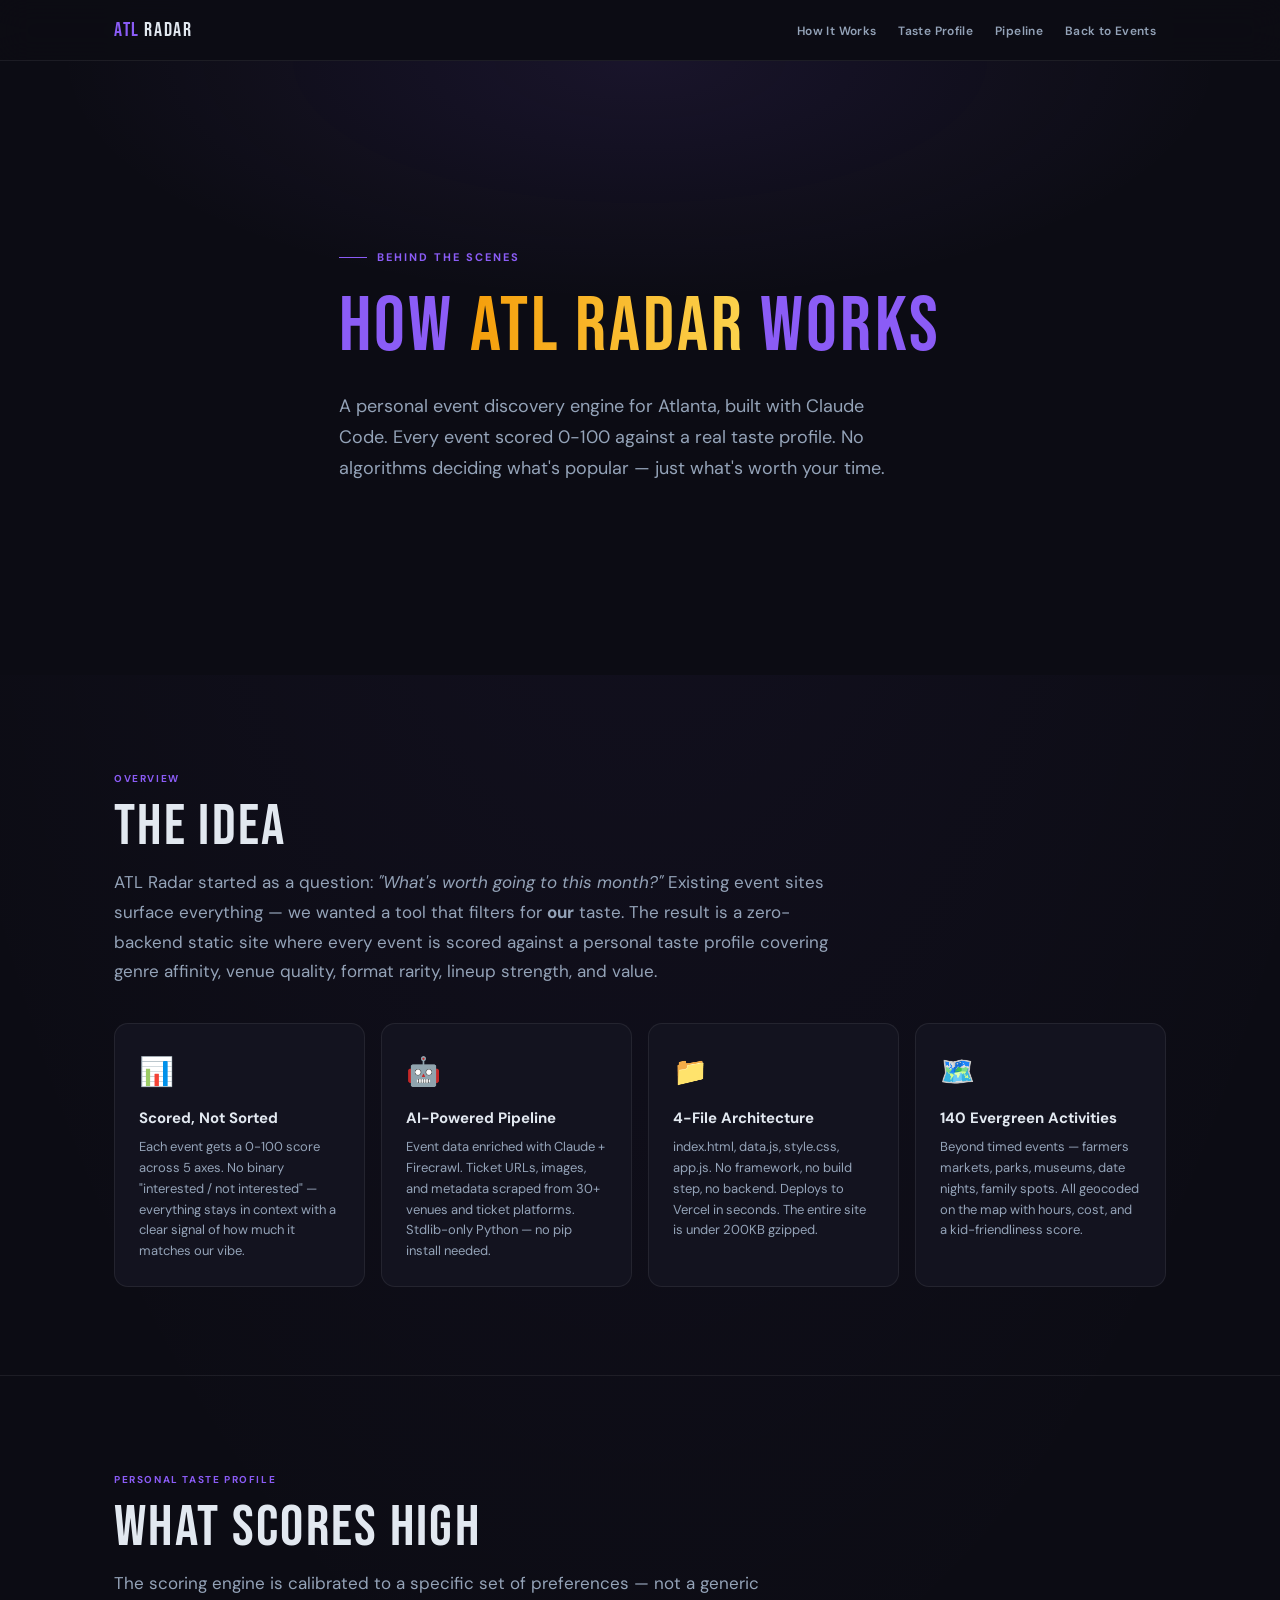
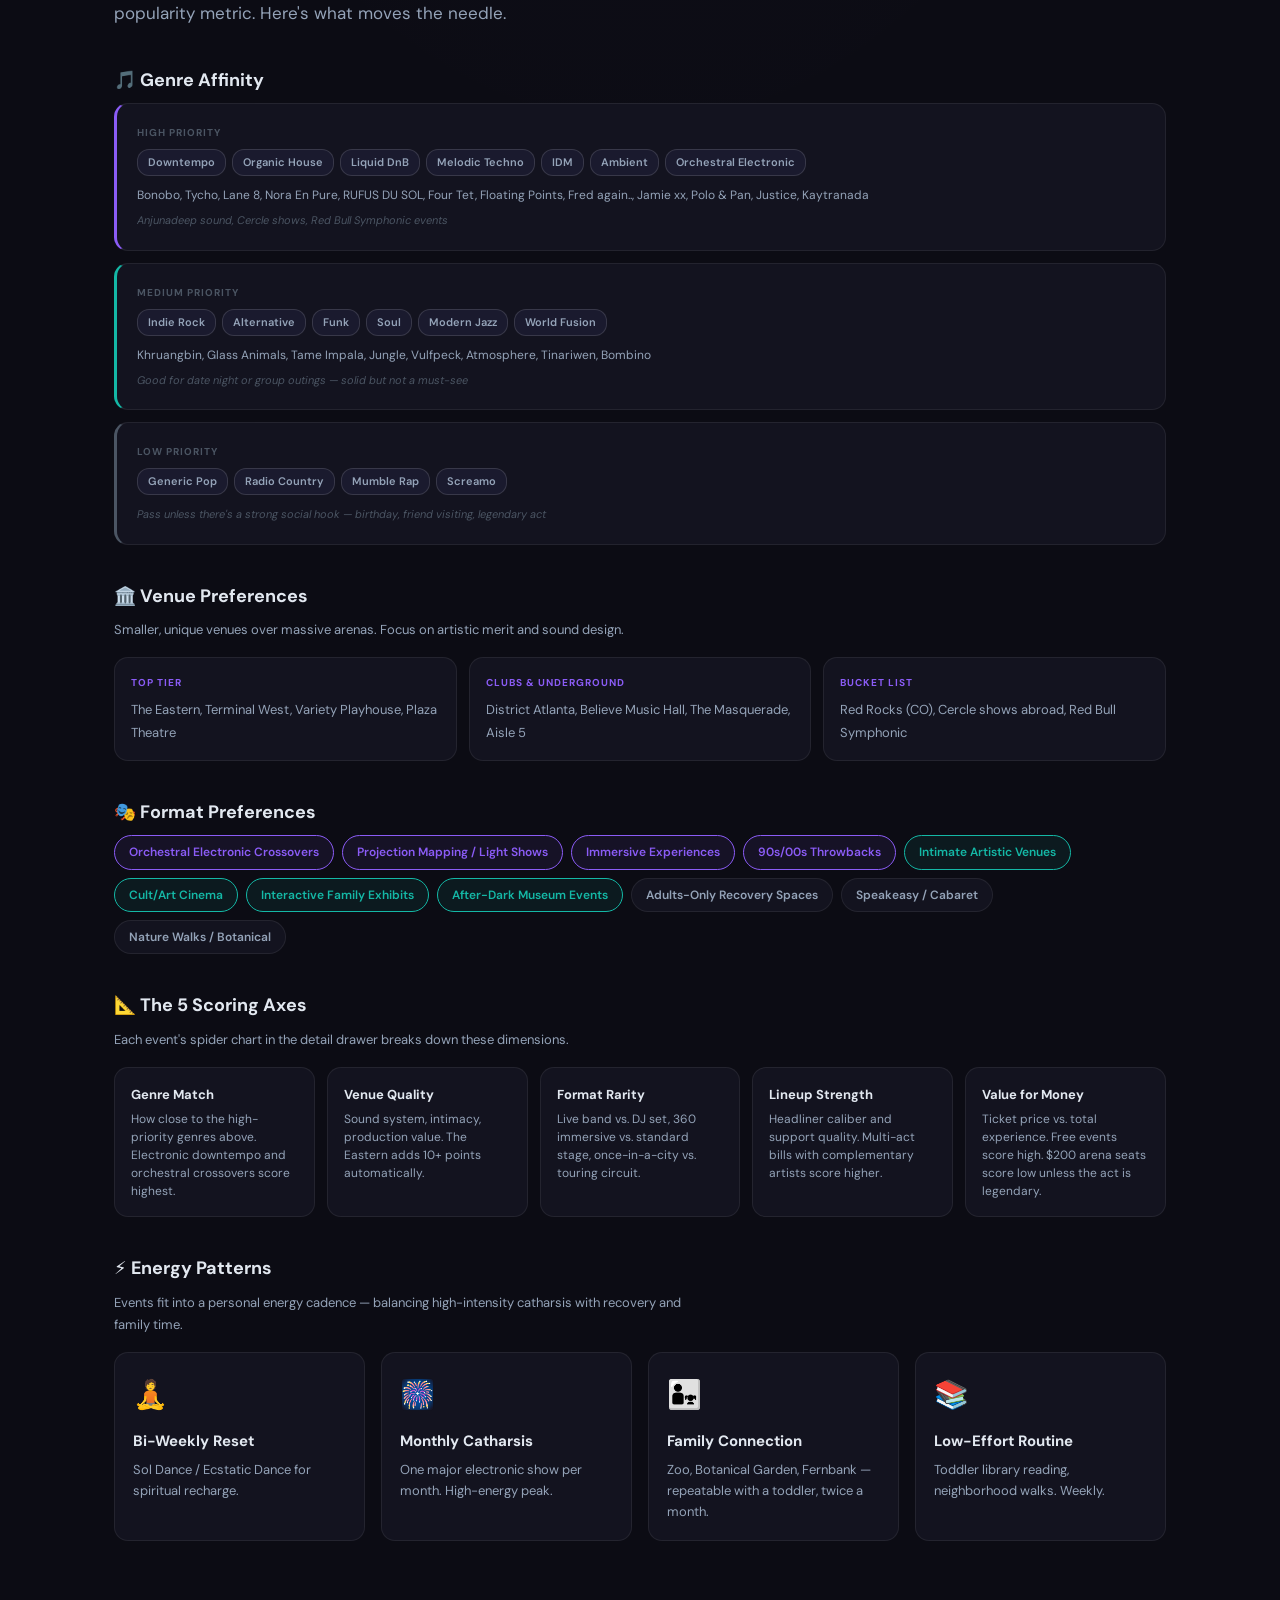
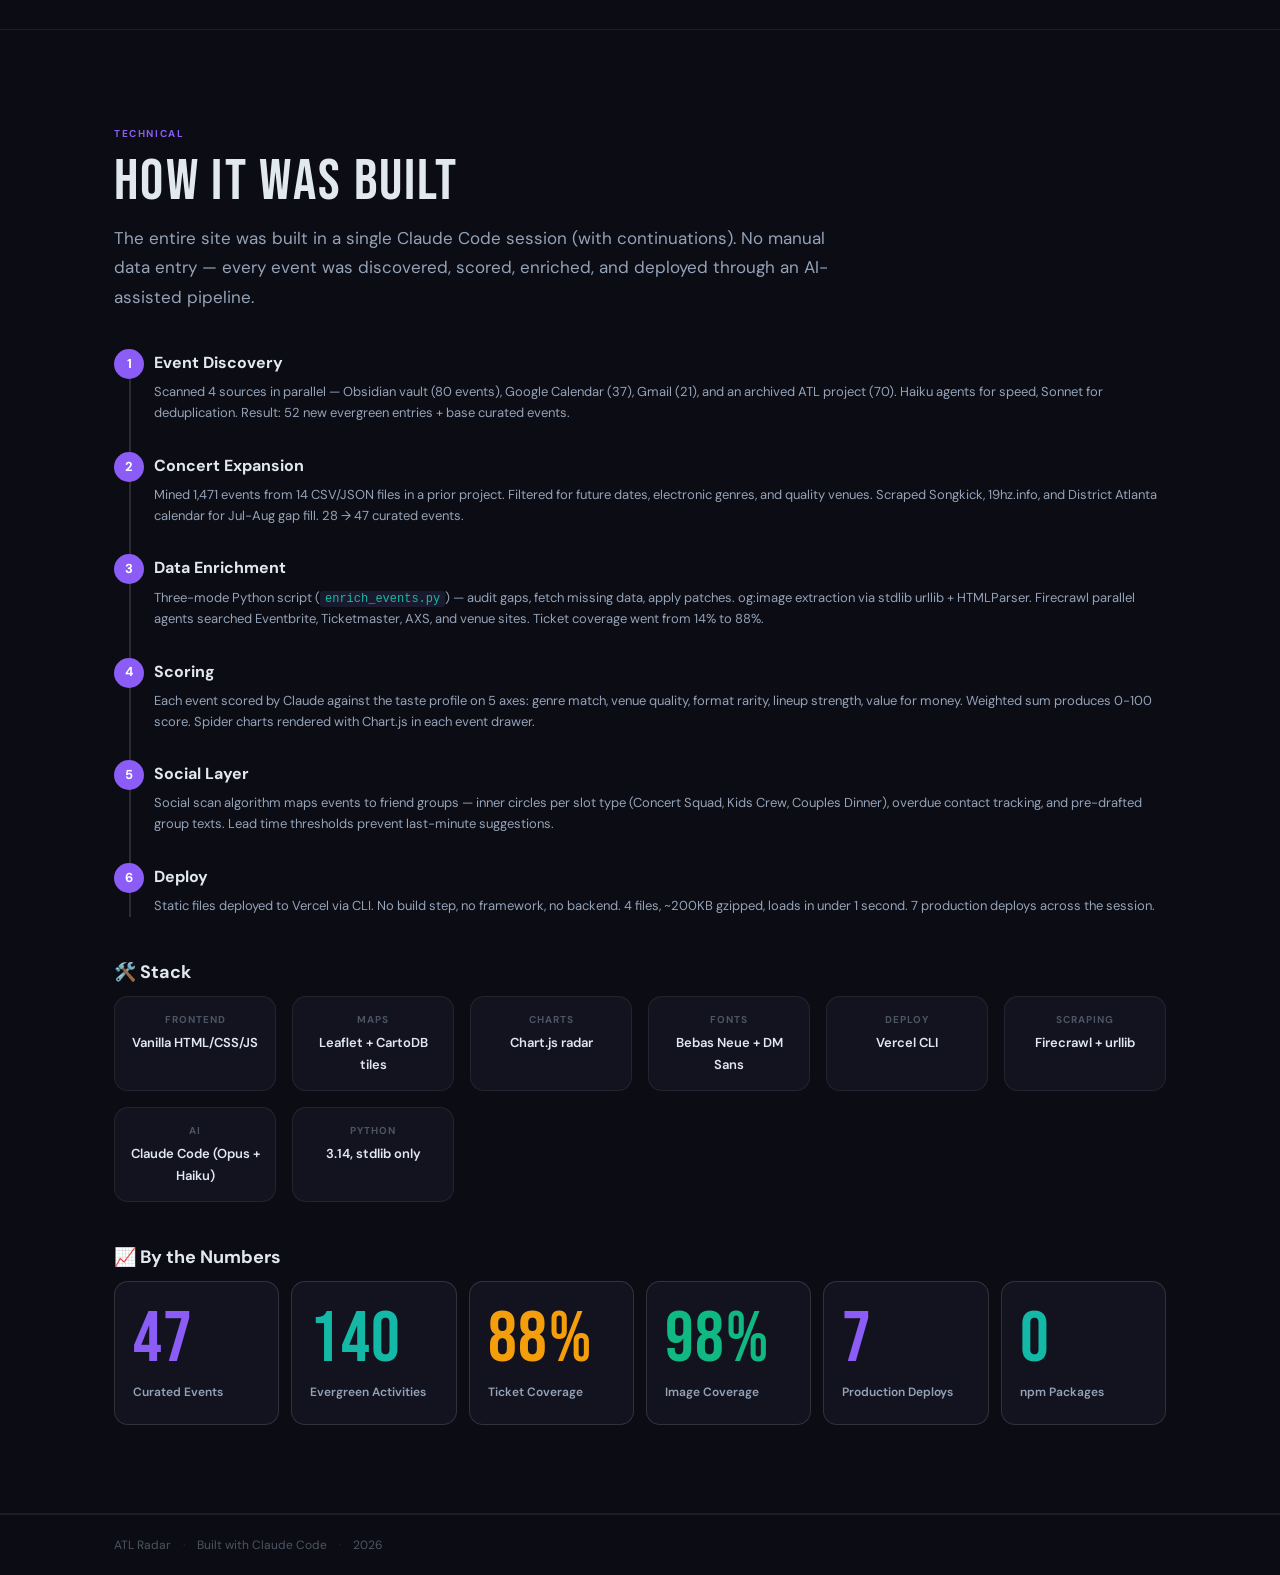
<file: about.html>
<!DOCTYPE html>
<html lang="en">
<head>
  <meta charset="UTF-8" />
  <meta name="viewport" content="width=device-width, initial-scale=1.0, viewport-fit=cover" />
  <meta name="theme-color" content="#0c0c14" />
  <meta name="description" content="How ATL Radar was built — taste profile, scoring system, and the AI pipeline behind it." />
  <title>ATL Radar — About</title>

  <link rel="preconnect" href="https://fonts.googleapis.com" />
  <link rel="preconnect" href="https://fonts.gstatic.com" crossorigin />
  <link href="https://fonts.googleapis.com/css2?family=Bebas+Neue&family=DM+Sans:opsz,wght@9..40,400;9..40,500;9..40,600;9..40,700&display=swap" rel="stylesheet" />
  <link rel="stylesheet" href="style.css" />
</head>
<body>

<div class="progress-bar" id="progress"></div>

<nav id="site-nav">
  <div class="nav-inner">
    <a href="/" class="nav-brand"><em>ATL</em> Radar</a>
    <ul class="nav-links">
      <li><a href="#how">How It Works</a></li>
      <li><a href="#taste">Taste Profile</a></li>
      <li><a href="#pipeline">Pipeline</a></li>
      <li><a href="/">Back to Events</a></li>
    </ul>
  </div>
</nav>

<!-- ── HERO ── -->
<section class="about-hero">
  <div class="container">
    <div class="hero-eyebrow">Behind the Scenes</div>
    <h1 class="hero-headline"><em>How</em> <span class="grad">ATL Radar</span> <em>Works</em></h1>
    <p class="hero-sub">
      A personal event discovery engine for Atlanta, built with Claude Code. Every event scored 0-100 against a real taste profile. No algorithms deciding what's popular — just what's worth your time.
    </p>
  </div>
</section>

<!-- ── HOW IT WORKS ── -->
<section id="how">
  <div class="container">
    <div class="section-label">Overview</div>
    <h2 class="section-title">The Idea</h2>
    <p class="section-body" style="max-width:720px">
      ATL Radar started as a question: <em>"What's worth going to this month?"</em> Existing event sites surface everything — we wanted a tool that filters for <strong>our</strong> taste. The result is a zero-backend static site where every event is scored against a personal taste profile covering genre affinity, venue quality, format rarity, lineup strength, and value.
    </p>

    <div class="about-grid" style="margin-top:32px">
      <div class="about-card">
        <div class="about-card-icon">📊</div>
        <h3>Scored, Not Sorted</h3>
        <p>Each event gets a 0-100 score across 5 axes. No binary "interested / not interested" — everything stays in context with a clear signal of how much it matches our vibe.</p>
      </div>
      <div class="about-card">
        <div class="about-card-icon">🤖</div>
        <h3>AI-Powered Pipeline</h3>
        <p>Event data enriched with Claude + Firecrawl. Ticket URLs, images, and metadata scraped from 30+ venues and ticket platforms. Stdlib-only Python — no pip install needed.</p>
      </div>
      <div class="about-card">
        <div class="about-card-icon">📁</div>
        <h3>4-File Architecture</h3>
        <p>index.html, data.js, style.css, app.js. No framework, no build step, no backend. Deploys to Vercel in seconds. The entire site is under 200KB gzipped.</p>
      </div>
      <div class="about-card">
        <div class="about-card-icon">🗺️</div>
        <h3>140 Evergreen Activities</h3>
        <p>Beyond timed events — farmers markets, parks, museums, date nights, family spots. All geocoded on the map with hours, cost, and a kid-friendliness score.</p>
      </div>
    </div>
  </div>
</section>

<hr class="section-divider" />

<!-- ── TASTE PROFILE ── -->
<section id="taste">
  <div class="container">
    <div class="section-label">Personal Taste Profile</div>
    <h2 class="section-title">What Scores High</h2>
    <p class="section-body" style="max-width:720px">
      The scoring engine is calibrated to a specific set of preferences — not a generic popularity metric. Here's what moves the needle.
    </p>

    <!-- Genre preferences -->
    <div class="about-section-block">
      <h3 class="about-block-title">🎵 Genre Affinity</h3>
      <div class="about-taste-grid">
        <div class="taste-tier taste-high">
          <div class="taste-tier-label">High Priority</div>
          <div class="taste-tier-genres">
            <span class="taste-genre">Downtempo</span>
            <span class="taste-genre">Organic House</span>
            <span class="taste-genre">Liquid DnB</span>
            <span class="taste-genre">Melodic Techno</span>
            <span class="taste-genre">IDM</span>
            <span class="taste-genre">Ambient</span>
            <span class="taste-genre">Orchestral Electronic</span>
          </div>
          <div class="taste-artists">Bonobo, Tycho, Lane 8, Nora En Pure, RUFUS DU SOL, Four Tet, Floating Points, Fred again.., Jamie xx, Polo & Pan, Justice, Kaytranada</div>
          <div class="taste-note">Anjunadeep sound, Cercle shows, Red Bull Symphonic events</div>
        </div>
        <div class="taste-tier taste-mid">
          <div class="taste-tier-label">Medium Priority</div>
          <div class="taste-tier-genres">
            <span class="taste-genre">Indie Rock</span>
            <span class="taste-genre">Alternative</span>
            <span class="taste-genre">Funk</span>
            <span class="taste-genre">Soul</span>
            <span class="taste-genre">Modern Jazz</span>
            <span class="taste-genre">World Fusion</span>
          </div>
          <div class="taste-artists">Khruangbin, Glass Animals, Tame Impala, Jungle, Vulfpeck, Atmosphere, Tinariwen, Bombino</div>
          <div class="taste-note">Good for date night or group outings — solid but not a must-see</div>
        </div>
        <div class="taste-tier taste-low">
          <div class="taste-tier-label">Low Priority</div>
          <div class="taste-tier-genres">
            <span class="taste-genre">Generic Pop</span>
            <span class="taste-genre">Radio Country</span>
            <span class="taste-genre">Mumble Rap</span>
            <span class="taste-genre">Screamo</span>
          </div>
          <div class="taste-note">Pass unless there's a strong social hook — birthday, friend visiting, legendary act</div>
        </div>
      </div>
    </div>

    <!-- Venue preferences -->
    <div class="about-section-block">
      <h3 class="about-block-title">🏛️ Venue Preferences</h3>
      <p class="about-block-sub">Smaller, unique venues over massive arenas. Focus on artistic merit and sound design.</p>
      <div class="about-taste-grid" style="grid-template-columns: repeat(auto-fit, minmax(200px, 1fr))">
        <div class="taste-venue-card">
          <div class="taste-venue-tier">Top Tier</div>
          <div class="taste-venue-list">The Eastern, Terminal West, Variety Playhouse, Plaza Theatre</div>
        </div>
        <div class="taste-venue-card">
          <div class="taste-venue-tier">Clubs & Underground</div>
          <div class="taste-venue-list">District Atlanta, Believe Music Hall, The Masquerade, Aisle 5</div>
        </div>
        <div class="taste-venue-card">
          <div class="taste-venue-tier">Bucket List</div>
          <div class="taste-venue-list">Red Rocks (CO), Cercle shows abroad, Red Bull Symphonic</div>
        </div>
      </div>
    </div>

    <!-- Format preferences -->
    <div class="about-section-block">
      <h3 class="about-block-title">🎭 Format Preferences</h3>
      <div class="about-format-tags">
        <span class="format-tag high">Orchestral Electronic Crossovers</span>
        <span class="format-tag high">Projection Mapping / Light Shows</span>
        <span class="format-tag high">Immersive Experiences</span>
        <span class="format-tag high">90s/00s Throwbacks</span>
        <span class="format-tag mid">Intimate Artistic Venues</span>
        <span class="format-tag mid">Cult/Art Cinema</span>
        <span class="format-tag mid">Interactive Family Exhibits</span>
        <span class="format-tag mid">After-Dark Museum Events</span>
        <span class="format-tag">Adults-Only Recovery Spaces</span>
        <span class="format-tag">Speakeasy / Cabaret</span>
        <span class="format-tag">Nature Walks / Botanical</span>
      </div>
    </div>

    <!-- Scoring axes -->
    <div class="about-section-block">
      <h3 class="about-block-title">📐 The 5 Scoring Axes</h3>
      <p class="about-block-sub">Each event's spider chart in the detail drawer breaks down these dimensions.</p>
      <div class="scoring-axes-grid">
        <div class="axis-card">
          <div class="axis-name">Genre Match</div>
          <div class="axis-desc">How close to the high-priority genres above. Electronic downtempo and orchestral crossovers score highest.</div>
        </div>
        <div class="axis-card">
          <div class="axis-name">Venue Quality</div>
          <div class="axis-desc">Sound system, intimacy, production value. The Eastern adds 10+ points automatically.</div>
        </div>
        <div class="axis-card">
          <div class="axis-name">Format Rarity</div>
          <div class="axis-desc">Live band vs. DJ set, 360 immersive vs. standard stage, once-in-a-city vs. touring circuit.</div>
        </div>
        <div class="axis-card">
          <div class="axis-name">Lineup Strength</div>
          <div class="axis-desc">Headliner caliber and support quality. Multi-act bills with complementary artists score higher.</div>
        </div>
        <div class="axis-card">
          <div class="axis-name">Value for Money</div>
          <div class="axis-desc">Ticket price vs. total experience. Free events score high. $200 arena seats score low unless the act is legendary.</div>
        </div>
      </div>
    </div>

    <!-- Energy patterns -->
    <div class="about-section-block">
      <h3 class="about-block-title">⚡ Energy Patterns</h3>
      <p class="about-block-sub">Events fit into a personal energy cadence — balancing high-intensity catharsis with recovery and family time.</p>
      <div class="about-grid">
        <div class="about-card compact">
          <div class="about-card-icon">🧘</div>
          <h3>Bi-Weekly Reset</h3>
          <p>Sol Dance / Ecstatic Dance for spiritual recharge.</p>
        </div>
        <div class="about-card compact">
          <div class="about-card-icon">🎆</div>
          <h3>Monthly Catharsis</h3>
          <p>One major electronic show per month. High-energy peak.</p>
        </div>
        <div class="about-card compact">
          <div class="about-card-icon">👨‍👧</div>
          <h3>Family Connection</h3>
          <p>Zoo, Botanical Garden, Fernbank — repeatable with a toddler, twice a month.</p>
        </div>
        <div class="about-card compact">
          <div class="about-card-icon">📚</div>
          <h3>Low-Effort Routine</h3>
          <p>Toddler library reading, neighborhood walks. Weekly.</p>
        </div>
      </div>
    </div>
  </div>
</section>

<hr class="section-divider" />

<!-- ── PIPELINE ── -->
<section id="pipeline">
  <div class="container">
    <div class="section-label">Technical</div>
    <h2 class="section-title">How It Was Built</h2>
    <p class="section-body" style="max-width:720px">
      The entire site was built in a single Claude Code session (with continuations). No manual data entry — every event was discovered, scored, enriched, and deployed through an AI-assisted pipeline.
    </p>

    <div class="pipeline-timeline">
      <div class="pipeline-step">
        <div class="pipeline-step-num">1</div>
        <div class="pipeline-step-content">
          <h3>Event Discovery</h3>
          <p>Scanned 4 sources in parallel — Obsidian vault (80 events), Google Calendar (37), Gmail (21), and an archived ATL project (70). Haiku agents for speed, Sonnet for deduplication. Result: 52 new evergreen entries + base curated events.</p>
        </div>
      </div>
      <div class="pipeline-step">
        <div class="pipeline-step-num">2</div>
        <div class="pipeline-step-content">
          <h3>Concert Expansion</h3>
          <p>Mined 1,471 events from 14 CSV/JSON files in a prior project. Filtered for future dates, electronic genres, and quality venues. Scraped Songkick, 19hz.info, and District Atlanta calendar for Jul-Aug gap fill. 28 → 47 curated events.</p>
        </div>
      </div>
      <div class="pipeline-step">
        <div class="pipeline-step-num">3</div>
        <div class="pipeline-step-content">
          <h3>Data Enrichment</h3>
          <p>Three-mode Python script (<code>enrich_events.py</code>) — audit gaps, fetch missing data, apply patches. og:image extraction via stdlib urllib + HTMLParser. Firecrawl parallel agents searched Eventbrite, Ticketmaster, AXS, and venue sites. Ticket coverage went from 14% to 88%.</p>
        </div>
      </div>
      <div class="pipeline-step">
        <div class="pipeline-step-num">4</div>
        <div class="pipeline-step-content">
          <h3>Scoring</h3>
          <p>Each event scored by Claude against the taste profile on 5 axes: genre match, venue quality, format rarity, lineup strength, value for money. Weighted sum produces 0-100 score. Spider charts rendered with Chart.js in each event drawer.</p>
        </div>
      </div>
      <div class="pipeline-step">
        <div class="pipeline-step-num">5</div>
        <div class="pipeline-step-content">
          <h3>Social Layer</h3>
          <p>Social scan algorithm maps events to friend groups — inner circles per slot type (Concert Squad, Kids Crew, Couples Dinner), overdue contact tracking, and pre-drafted group texts. Lead time thresholds prevent last-minute suggestions.</p>
        </div>
      </div>
      <div class="pipeline-step">
        <div class="pipeline-step-num">6</div>
        <div class="pipeline-step-content">
          <h3>Deploy</h3>
          <p>Static files deployed to Vercel via CLI. No build step, no framework, no backend. 4 files, ~200KB gzipped, loads in under 1 second. 7 production deploys across the session.</p>
        </div>
      </div>
    </div>

    <!-- Tech stack -->
    <div class="about-section-block" style="margin-top:40px">
      <h3 class="about-block-title">🛠️ Stack</h3>
      <div class="about-grid" style="grid-template-columns: repeat(auto-fit, minmax(160px, 1fr))">
        <div class="stack-item">
          <div class="stack-name">Frontend</div>
          <div class="stack-detail">Vanilla HTML/CSS/JS</div>
        </div>
        <div class="stack-item">
          <div class="stack-name">Maps</div>
          <div class="stack-detail">Leaflet + CartoDB tiles</div>
        </div>
        <div class="stack-item">
          <div class="stack-name">Charts</div>
          <div class="stack-detail">Chart.js radar</div>
        </div>
        <div class="stack-item">
          <div class="stack-name">Fonts</div>
          <div class="stack-detail">Bebas Neue + DM Sans</div>
        </div>
        <div class="stack-item">
          <div class="stack-name">Deploy</div>
          <div class="stack-detail">Vercel CLI</div>
        </div>
        <div class="stack-item">
          <div class="stack-name">Scraping</div>
          <div class="stack-detail">Firecrawl + urllib</div>
        </div>
        <div class="stack-item">
          <div class="stack-name">AI</div>
          <div class="stack-detail">Claude Code (Opus + Haiku)</div>
        </div>
        <div class="stack-item">
          <div class="stack-name">Python</div>
          <div class="stack-detail">3.14, stdlib only</div>
        </div>
      </div>
    </div>

    <!-- Stats -->
    <div class="about-section-block" style="margin-top:40px">
      <h3 class="about-block-title">📈 By the Numbers</h3>
      <div class="stat-grid" style="grid-template-columns: repeat(auto-fit, minmax(140px, 1fr))">
        <div class="stat-card">
          <div class="stat-number"><span class="c-purple">47</span></div>
          <div class="stat-label">Curated Events</div>
        </div>
        <div class="stat-card">
          <div class="stat-number"><span class="c-teal">140</span></div>
          <div class="stat-label">Evergreen Activities</div>
        </div>
        <div class="stat-card">
          <div class="stat-number"><span class="c-amber">88%</span></div>
          <div class="stat-label">Ticket Coverage</div>
        </div>
        <div class="stat-card">
          <div class="stat-number"><span class="c-green">98%</span></div>
          <div class="stat-label">Image Coverage</div>
        </div>
        <div class="stat-card">
          <div class="stat-number"><span class="c-purple">7</span></div>
          <div class="stat-label">Production Deploys</div>
        </div>
        <div class="stat-card">
          <div class="stat-number"><span class="c-teal">0</span></div>
          <div class="stat-label">npm Packages</div>
        </div>
      </div>
    </div>
  </div>
</section>

<hr class="section-divider" />

<!-- ── FOOTER ── -->
<footer>
  <div class="footer-inner">
    <span>ATL Radar</span>
    <span class="footer-sep">·</span>
    <span>Built with Claude Code</span>
    <span class="footer-sep">·</span>
    <span>2026</span>
  </div>
</footer>

<!-- ── BACK TO TOP ── -->
<button id="back-to-top" class="back-to-top" aria-label="Back to top">↑</button>

<script>
// Minimal JS for scroll progress + back-to-top
const bttBtn = document.getElementById('back-to-top');
if (bttBtn) bttBtn.addEventListener('click', () => window.scrollTo({top:0,behavior:'smooth'}));
window.addEventListener('scroll', () => {
  const pct = (window.scrollY / (document.documentElement.scrollHeight - window.innerHeight)) * 100;
  document.getElementById('progress').style.width = pct + '%';
  if (bttBtn) bttBtn.classList.toggle('visible', window.scrollY > window.innerHeight * 0.5);
  document.getElementById('site-nav')?.classList.toggle('scrolled', window.scrollY > 80);
}, { passive: true });
</script>
</body>
</html>
</file>
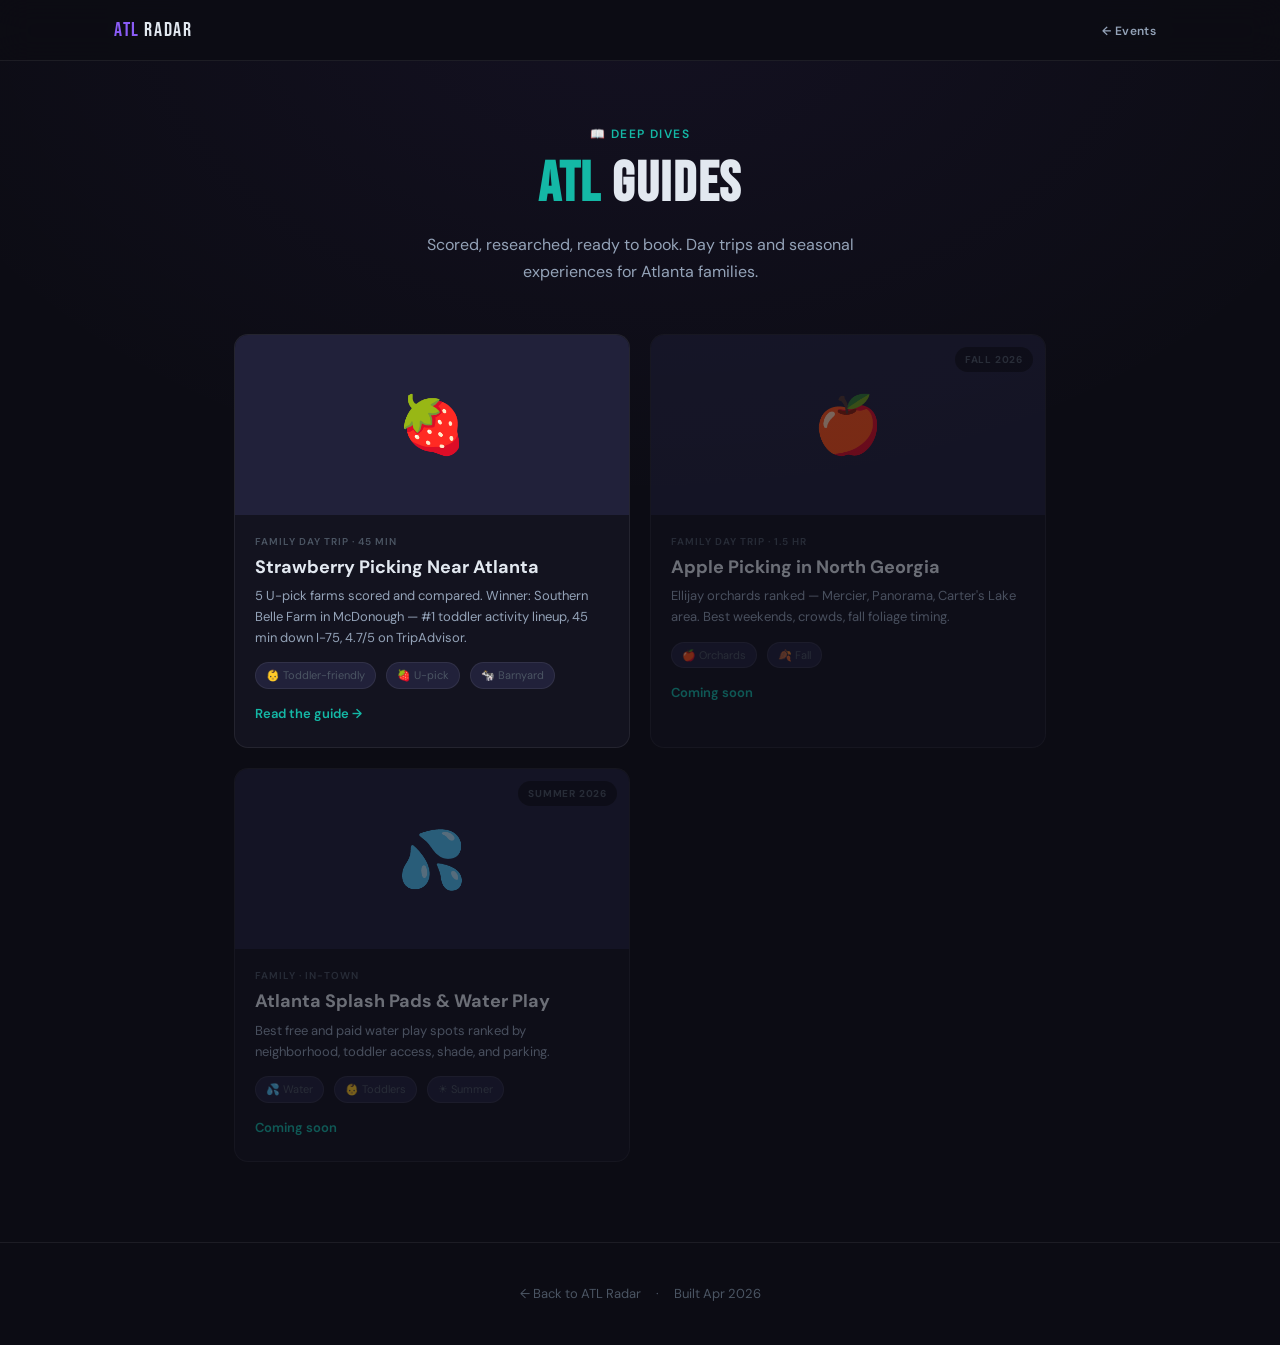
<file: guides.html>
<!DOCTYPE html>
<html lang="en">
<head>
  <meta charset="UTF-8" />
  <meta name="viewport" content="width=device-width, initial-scale=1.0, viewport-fit=cover" />
  <meta name="theme-color" content="#0c0c14" />
  <meta name="description" content="ATL Radar deep dives — scored guides for Atlanta day trips, experiences, and seasonal picks." />
  <title>ATL Radar — Guides</title>

  <link rel="preconnect" href="https://fonts.googleapis.com" />
  <link rel="preconnect" href="https://fonts.gstatic.com" crossorigin />
  <link href="https://fonts.googleapis.com/css2?family=Bebas+Neue&family=DM+Sans:opsz,wght@9..40,400;9..40,500;9..40,600;9..40,700&display=swap" rel="stylesheet" />
  <link rel="stylesheet" href="style.css" />

  <style>
    .guides-hero {
      padding: 64px 24px 48px;
      text-align: center;
      max-width: 800px;
      margin: 0 auto;
    }
    .guides-eyebrow {
      font-size: 12px; letter-spacing: .12em; text-transform: uppercase;
      color: var(--teal); margin-bottom: 12px; font-weight: 600;
    }
    .guides-headline {
      font-family: 'Bebas Neue', sans-serif;
      font-size: clamp(36px, 7vw, 56px);
      line-height: 1.05; letter-spacing: .03em; margin-bottom: 16px;
    }
    .guides-headline em { color: var(--teal); font-style: normal; }
    .guides-sub {
      color: var(--text-muted); font-size: 16px; max-width: 500px; margin: 0 auto;
    }

    .guides-grid {
      max-width: 860px;
      margin: 0 auto;
      padding: 0 24px 80px;
      display: grid;
      grid-template-columns: repeat(auto-fill, minmax(280px, 1fr));
      gap: 20px;
    }

    .guide-card {
      background: var(--bg-card);
      border: 1px solid var(--border);
      border-radius: var(--radius);
      overflow: hidden;
      text-decoration: none;
      display: block;
      transition: border-color .15s, transform .15s;
    }
    .guide-card:hover {
      border-color: rgba(20,184,166,0.35);
      transform: translateY(-2px);
    }
    .guide-card-img {
      width: 100%; height: 180px;
      background: var(--bg-elevated);
      display: flex; align-items: center; justify-content: center;
      font-size: 56px;
      position: relative;
      overflow: hidden;
    }
    .guide-card-img img {
      width: 100%; height: 100%; object-fit: cover;
    }
    .guide-card-season {
      position: absolute; top: 12px; right: 12px;
      background: rgba(12,12,20,0.75); color: var(--teal);
      font-size: 10px; font-weight: 700; letter-spacing: .08em; text-transform: uppercase;
      padding: 4px 10px; border-radius: 20px; backdrop-filter: blur(4px);
    }
    .guide-card-body {
      padding: 18px 20px 22px;
    }
    .guide-card-category {
      font-size: 10px; letter-spacing: .1em; text-transform: uppercase;
      color: var(--text-dim); font-weight: 600; margin-bottom: 6px;
    }
    .guide-card-title {
      font-size: 18px; font-weight: 700; color: var(--text); margin-bottom: 8px;
      line-height: 1.25;
    }
    .guide-card-desc {
      font-size: 13px; color: var(--text-muted); line-height: 1.6; margin-bottom: 14px;
    }
    .guide-card-meta {
      display: flex; gap: 10px; flex-wrap: wrap;
    }
    .guide-tag {
      background: var(--bg-elevated); border: 1px solid var(--border);
      color: var(--text-dim); font-size: 11px; padding: 3px 10px; border-radius: 20px;
    }
    .guide-card-cta {
      font-size: 13px; color: var(--teal); font-weight: 600; margin-top: 14px;
      display: flex; align-items: center; gap: 4px;
    }

    /* Coming soon card */
    .guide-card.coming-soon {
      opacity: 0.45;
      pointer-events: none;
    }
    .guide-card.coming-soon .guide-card-season {
      color: var(--text-dim);
    }
  </style>
</head>
<body>

<div class="progress-bar" id="progress"></div>

<nav id="site-nav">
  <div class="nav-inner">
    <a href="/" class="nav-brand"><em>ATL</em> Radar</a>
    <ul class="nav-links">
      <li><a href="/">← Events</a></li>
    </ul>
  </div>
</nav>

<div class="guides-hero">
  <div class="guides-eyebrow">📖 Deep Dives</div>
  <h1 class="guides-headline"><em>ATL</em> Guides</h1>
  <p class="guides-sub">Scored, researched, ready to book. Day trips and seasonal experiences for Atlanta families.</p>
</div>

<div class="guides-grid">

  <!-- Strawberry Picking -->
  <a href="/strawberry.html" class="guide-card">
    <div class="guide-card-img">
      <img src="https://www.southernbellefarm.com/wp-content/uploads/2021/05/Southern-Belle-Strawberries.png"
           onerror="this.parentElement.innerHTML='🍓'" alt="Strawberry picking" />
      <div class="guide-card-season">May 2026</div>
    </div>
    <div class="guide-card-body">
      <div class="guide-card-category">Family Day Trip · 45 min</div>
      <div class="guide-card-title">Strawberry Picking Near Atlanta</div>
      <div class="guide-card-desc">5 U-pick farms scored and compared. Winner: Southern Belle Farm in McDonough — #1 toddler activity lineup, 45 min down I-75, 4.7/5 on TripAdvisor.</div>
      <div class="guide-card-meta">
        <span class="guide-tag">👶 Toddler-friendly</span>
        <span class="guide-tag">🍓 U-pick</span>
        <span class="guide-tag">🐄 Barnyard</span>
      </div>
      <div class="guide-card-cta">Read the guide →</div>
    </div>
  </a>

  <!-- Coming soon: Apple picking -->
  <div class="guide-card coming-soon">
    <div class="guide-card-img">🍎
      <div class="guide-card-season">Fall 2026</div>
    </div>
    <div class="guide-card-body">
      <div class="guide-card-category">Family Day Trip · 1.5 hr</div>
      <div class="guide-card-title">Apple Picking in North Georgia</div>
      <div class="guide-card-desc">Ellijay orchards ranked — Mercier, Panorama, Carter's Lake area. Best weekends, crowds, fall foliage timing.</div>
      <div class="guide-card-meta">
        <span class="guide-tag">🍎 Orchards</span>
        <span class="guide-tag">🍂 Fall</span>
      </div>
      <div class="guide-card-cta">Coming soon</div>
    </div>
  </div>

  <!-- Coming soon: Splash pads / summer -->
  <div class="guide-card coming-soon">
    <div class="guide-card-img">💦
      <div class="guide-card-season">Summer 2026</div>
    </div>
    <div class="guide-card-body">
      <div class="guide-card-category">Family · In-town</div>
      <div class="guide-card-title">Atlanta Splash Pads &amp; Water Play</div>
      <div class="guide-card-desc">Best free and paid water play spots ranked by neighborhood, toddler access, shade, and parking.</div>
      <div class="guide-card-meta">
        <span class="guide-tag">💦 Water</span>
        <span class="guide-tag">👶 Toddlers</span>
        <span class="guide-tag">☀️ Summer</span>
      </div>
      <div class="guide-card-cta">Coming soon</div>
    </div>
  </div>

</div>

<footer style="text-align:center;padding:40px 24px;color:var(--text-dim);font-size:13px;">
  <a href="/" style="color:var(--text-dim);text-decoration:none;">← Back to ATL Radar</a>
  <span style="margin:0 12px">·</span>
  Built Apr 2026
</footer>

<script>
  window.addEventListener('scroll', () => {
    const el = document.getElementById('progress');
    if (!el) return;
    const pct = window.scrollY / (document.body.scrollHeight - window.innerHeight) * 100;
    el.style.width = Math.min(pct, 100) + '%';
  });
</script>
</body>
</html>
</file>
<file: style.css>
/* ============================================================
   RESET & TOKENS
============================================================ */
*, *::before, *::after { box-sizing: border-box; margin: 0; padding: 0; }
button:focus-visible, a:focus-visible, [tabindex]:focus-visible {
  outline: 2px solid var(--purple); outline-offset: 2px; border-radius: 4px;
}

:root {
  --purple:        #8B5CF6;
  --purple-dim:    #7C3AED;
  --purple-glow:   rgba(139,92,246,0.18);
  --purple-soft:   rgba(139,92,246,0.08);
  --amber:         #F59E0B;
  --amber-glow:    rgba(245,158,11,0.18);
  --teal:          #14B8A6;
  --teal-glow:     rgba(20,184,166,0.18);
  --red:           #EF4444;
  --red-glow:      rgba(239,68,68,0.15);
  --green:         #10B981;
  --bg:            #0c0c14;
  --bg-card:       #13131f;
  --bg-card-2:     #1a1a2e;
  --bg-elevated:   #21213a;
  --text:          #E2E8F0;
  --text-muted:    #94A3B8;
  --text-dim:      #4B5563;
  --border:        rgba(255,255,255,0.07);
  --border-hi:     rgba(255,255,255,0.13);
  --max-w:         1100px;
  --section-pad:   88px 24px;
  --radius:        14px;
  --radius-sm:     8px;
}

html { scroll-behavior: smooth; overflow-x: hidden; }
section[id], footer, .cal-widget { scroll-margin-top: 72px; }
body {
  background: var(--bg);
  background-image: radial-gradient(ellipse 90% 55% at 50% 0%, rgba(139,92,246,0.06) 0%, transparent 68%);
  color: var(--text);
  font-family: 'DM Sans', system-ui, sans-serif;
  font-size: 16px;
  line-height: 1.7;
  -webkit-font-smoothing: antialiased;
  overflow-x: hidden;
  padding-top: 60px;
}
html { scroll-behavior: smooth; scroll-padding-top: 68px; }

/* ============================================================
   PROGRESS BAR + NAV
============================================================ */
.progress-bar {
  position: fixed; top: 0; left: 0; height: 2px; width: 0%;
  background: linear-gradient(90deg, var(--purple), var(--amber));
  z-index: 200; transition: width 0.08s linear;
  top: 60px;
}

nav {
  position: fixed; top: 0; left: 0; right: 0; width: 100%; z-index: 100;
  background: rgba(12,12,20,0.92);
  backdrop-filter: blur(16px);
  -webkit-backdrop-filter: blur(16px);
  border-bottom: 1px solid var(--border);
  padding-top: env(safe-area-inset-top);
}
.nav-inner {
  max-width: var(--max-w); margin: 0 auto; padding: 0 24px;
  height: 60px; display: flex; align-items: center;
  justify-content: space-between; gap: 16px;
}
.nav-brand {
  font-family: 'Bebas Neue', sans-serif;
  font-size: 20px; letter-spacing: 0.08em;
  color: var(--text); text-decoration: none; white-space: nowrap;
}
.nav-brand em { color: var(--purple); font-style: normal; }
.nav-links { display: flex; gap: 2px; list-style: none; flex-wrap: nowrap; justify-content: flex-end; overflow-x: auto; scrollbar-width: none; }
.nav-links::-webkit-scrollbar { display: none; }
.nav-links a {
  color: var(--text-muted); text-decoration: none;
  font-size: 12px; font-weight: 600;
  padding: 5px 10px; border-radius: 6px;
  transition: color 0.15s, background 0.15s;
  white-space: nowrap; letter-spacing: 0.03em;
}
.nav-links a:hover { color: var(--text); background: rgba(255,255,255,0.05); }
.nav-links a.active { color: var(--purple); }

/* ============================================================
   LAYOUT UTILS
============================================================ */
.container { max-width: var(--max-w); margin: 0 auto; padding: var(--section-pad); }
.section-divider { border: none; border-top: 1px solid var(--border); margin: 0; }
.section-label {
  display: inline-block; font-size: 10px; font-weight: 700;
  letter-spacing: 0.16em; text-transform: uppercase;
  color: var(--purple); margin-bottom: 12px;
}
.section-title {
  font-family: 'Bebas Neue', sans-serif;
  font-size: clamp(32px, 5.5vw, 58px); font-weight: 400;
  letter-spacing: 0.04em; line-height: 0.95; margin-bottom: 14px;
  text-transform: uppercase;
}
.section-body {
  color: var(--text-muted); font-size: clamp(14px, 1.6vw, 17px);
  line-height: 1.75; max-width: 660px; margin-bottom: 36px;
}

/* ============================================================
   HERO
============================================================ */
.hero {
  min-height: 82vh; min-height: 82dvh;
  display: flex; align-items: center;
  background:
    radial-gradient(ellipse 70% 60% at 50% 0%, rgba(139,92,246,0.1) 0%, transparent 65%),
    radial-gradient(ellipse 40% 40% at 80% 80%, rgba(20,184,166,0.04) 0%, transparent 60%),
    var(--bg);
  padding: 80px 24px 56px;
}
.hero-inner { max-width: var(--max-w); margin: 0 auto; width: 100%; }
.hero-eyebrow {
  font-size: 11px; font-weight: 700; letter-spacing: 0.18em;
  text-transform: uppercase; color: var(--purple);
  margin-bottom: 20px; display: flex; align-items: center; gap: 10px;
}
.hero-eyebrow::before { content: ''; display: block; width: 28px; height: 1px; background: var(--purple); }
.hero-headline {
  font-family: 'Bebas Neue', sans-serif;
  font-size: clamp(40px, 6vw, 80px); font-weight: 400;
  line-height: 1.05; letter-spacing: 0.04em;
  margin-bottom: 24px;
  animation: fadeUp 0.8s cubic-bezier(0.16,1,0.3,1) both;
}
.hero-headline em { color: var(--purple); font-style: normal; }
.hero-headline .grad {
  background: linear-gradient(90deg, var(--amber) 0%, #fcd34d 100%);
  -webkit-background-clip: text; -webkit-text-fill-color: transparent; background-clip: text;
}
@keyframes fadeUp {
  from { opacity: 0; transform: translateY(30px); }
  to   { opacity: 1; transform: translateY(0); }
}
.hero-sub {
  font-size: clamp(14px, 1.8vw, 18px); color: var(--text-muted);
  max-width: 560px; margin-bottom: 48px; line-height: 1.7;
  animation: fadeUp 0.8s 0.08s cubic-bezier(0.16,1,0.3,1) both;
}
.stat-grid {
  display: grid; grid-template-columns: repeat(4, 1fr); gap: 12px;
  animation: fadeUp 0.8s 0.16s cubic-bezier(0.16,1,0.3,1) both;
}
.stat-card {
  background: var(--bg-card); border: 1px solid var(--border-hi);
  border-radius: var(--radius); padding: 22px 18px;
  transition: border-color 0.2s, background 0.2s;
}
.stat-card:hover { border-color: rgba(139,92,246,0.3); background: var(--bg-card-2); }
.stat-number {
  font-family: 'Bebas Neue', sans-serif;
  font-size: clamp(48px, 6.5vw, 72px); letter-spacing: 0.02em;
  line-height: 1; color: #fff; margin-bottom: 6px;
}
.stat-number .c-purple { color: var(--purple); }
.stat-number .c-amber  { color: var(--amber); }
.stat-number .c-red    { color: var(--red); }
.stat-number .c-teal   { color: var(--teal); }
.stat-label    { font-size: 12px; font-weight: 600; color: var(--text-muted); }
.stat-sublabel { font-size: 11px; color: var(--text-dim); margin-top: 2px; }

/* ============================================================
   ACT NOW (URGENT)
============================================================ */
.urgent-grid { display: grid; grid-template-columns: repeat(3, 1fr); gap: 14px; }
.urgent-card {
  background: var(--bg-card); border: 1px solid rgba(239,68,68,0.2);
  border-top: 2px solid var(--red); border-radius: var(--radius); padding: 22px;
  box-shadow: 0 0 28px rgba(239,68,68,0.05);
  transition: border-color 0.2s, box-shadow 0.2s;
  display: flex; flex-direction: column; gap: 8px;
}
.urgent-card:hover { border-color: rgba(239,68,68,0.45); box-shadow: 0 0 42px rgba(239,68,68,0.1); }
.urgent-badge {
  display: inline-flex; align-items: center; gap: 4px;
  font-size: 9px; font-weight: 800; letter-spacing: 0.14em;
  text-transform: uppercase; color: var(--red);
  background: rgba(239,68,68,0.1); border: 1px solid rgba(239,68,68,0.25);
  border-radius: 4px; padding: 3px 8px; width: fit-content;
}
.urgent-badge::before { content: '⚠'; }
.urgent-date  { font-size: 10px; font-weight: 700; color: var(--amber); letter-spacing: 0.08em; text-transform: uppercase; }
.urgent-title { font-size: 19px; font-weight: 700; color: #fff; line-height: 1.2; }
.urgent-venue { font-size: 12px; color: var(--text-muted); }
.urgent-note  { font-size: 13px; color: var(--text-muted); line-height: 1.5; flex: 1; }
.btn-ticket {
  display: inline-flex; align-items: center; gap: 5px;
  background: var(--red); color: #fff;
  font-size: 12px; font-weight: 700; padding: 8px 16px;
  border-radius: var(--radius-sm); text-decoration: none;
  transition: background 0.15s, transform 0.1s; width: fit-content;
  letter-spacing: 0.02em;
}
.btn-ticket:hover { background: #dc2626; transform: translateY(-1px); }
.btn-ticket-ghost {
  display: inline-flex; align-items: center; gap: 5px;
  border: 1px solid rgba(239,68,68,0.4); color: var(--red);
  background: transparent; font-size: 12px; font-weight: 600;
  padding: 8px 16px; border-radius: var(--radius-sm); text-decoration: none;
  transition: all 0.15s; width: fit-content;
}
.btn-ticket-ghost:hover { background: rgba(239,68,68,0.08); }

/* ============================================================
   WIZARD
============================================================ */
.wizard-section { background: var(--bg); }
.wizard-wrap {
  background: var(--bg-card); border: 1px solid var(--border-hi);
  border-radius: var(--radius); padding: 28px 32px;
  display: flex; flex-direction: column; gap: 20px;
}
.wizard-row {
  display: grid; grid-template-columns: 140px 1fr; gap: 16px; align-items: center;
}
.wizard-row-label {
  font-family: 'Bebas Neue', sans-serif;
  font-size: 22px; letter-spacing: 0.06em; color: var(--text-muted);
}
.wizard-options { display: flex; flex-wrap: wrap; gap: 8px; }
.wiz-btn {
  font-size: 13px; font-weight: 600; letter-spacing: 0.02em;
  padding: 8px 18px; border-radius: 24px;
  border: 1px solid var(--border-hi); background: var(--bg);
  color: var(--text-muted); cursor: pointer;
  transition: all 0.15s; white-space: nowrap; user-select: none;
}
.wiz-btn:hover { border-color: var(--purple); color: var(--text); background: var(--purple-soft); }
.wiz-btn.active {
  background: var(--purple); border-color: var(--purple); color: #fff;
  box-shadow: 0 0 20px rgba(139,92,246,0.3);
}
.wiz-btn.active[data-step="who"][data-val="family"] { background: var(--amber); border-color: var(--amber); color: #000; box-shadow: 0 0 20px var(--amber-glow); }
.wiz-divider { border: none; border-top: 1px solid var(--border); }

.ruby-nap-banner {
  display: flex; align-items: center; gap: 10px;
  background: rgba(245,158,11,0.1); border: 1px solid rgba(245,158,11,0.3);
  border-radius: var(--radius-sm); padding: 12px 16px;
  font-size: 13px; color: var(--amber); font-weight: 600;
  line-height: 1.4;
}
.ruby-nap-banner.hidden { display: none; }

.wizard-results-bar {
  display: flex; align-items: center; gap: 10px; flex-wrap: wrap;
  position: sticky; top: 56px; z-index: 90;
  background: var(--bg); padding: 8px 0;
  border-bottom: 1px solid transparent;
  transition: border-color 0.2s;
}
.wizard-results-bar.stuck {
  border-bottom-color: var(--border);
}
.wizard-result-label {
  font-size: 12px; font-weight: 600; color: var(--text-dim);
  letter-spacing: 0.06em; text-transform: uppercase;
}
.wizard-result-count {
  font-size: 12px; font-weight: 700; color: var(--purple);
}
.wizard-reset {
  font-size: 11px; font-weight: 600; color: var(--text-dim);
  background: none; border: 1px solid var(--border); border-radius: 5px;
  padding: 3px 10px; cursor: pointer; letter-spacing: 0.04em;
  transition: all 0.15s; margin-left: auto;
}
.wizard-reset:hover { color: var(--text-muted); border-color: var(--border-hi); }

/* ============================================================
   CALENDAR
============================================================ */
.calendar-scroll { overflow-x: auto; -webkit-overflow-scrolling: touch; }
.calendar-table {
  width: 100%; border-collapse: collapse; min-width: 700px;
  table-layout: fixed;
}
.cal-head-row th {
  padding: 10px 12px; text-align: left;
  font-size: 10px; font-weight: 700; letter-spacing: 0.1em;
  text-transform: uppercase; color: var(--text-dim);
  border-bottom: 1px solid var(--border);
  white-space: nowrap;
}
.cal-head-row th.cal-week-label { color: var(--purple); font-size: 11px; }
.cal-row td {
  padding: 8px 10px; vertical-align: top;
  border-bottom: 1px solid var(--border);
  border-right: 1px solid var(--border);
  min-height: 40px;
}
.cal-row td:first-child {
  font-size: 10px; font-weight: 700; letter-spacing: 0.08em;
  text-transform: uppercase; color: var(--text-dim);
  background: var(--bg-card); white-space: nowrap;
  border-right: 2px solid var(--border-hi);
  width: 90px;
}
.cal-row.time-evening td:last-child { border-bottom: 2px solid var(--border-hi); }
.cal-pills { display: flex; flex-wrap: wrap; gap: 4px; }
.cal-pill {
  display: inline-flex; align-items: center; gap: 4px;
  font-size: 10px; font-weight: 700; letter-spacing: 0.02em;
  padding: 3px 9px; border-radius: 12px; white-space: nowrap;
  cursor: default; transition: opacity 0.15s;
}
.cal-pill.tier-S { background: rgba(245,158,11,0.18); color: var(--amber); border: 1px solid rgba(245,158,11,0.3); }
.cal-pill.tier-A { background: var(--purple-soft); color: var(--purple); border: 1px solid rgba(139,92,246,0.25); }
.cal-pill.tier-B { background: rgba(20,184,166,0.12); color: var(--teal); border: 1px solid rgba(20,184,166,0.25); }
.cal-pill.tier-C { background: rgba(75,85,99,0.15); color: var(--text-dim); border: 1px solid rgba(75,85,99,0.2); }
.cal-pill.faded { opacity: 0.35; }
.cal-week-header td {
  padding: 6px 10px;
  background: var(--bg-card-2);
  font-size: 11px; font-weight: 700; letter-spacing: 0.06em;
  color: var(--text-dim); text-transform: uppercase;
  border-bottom: 1px solid var(--border);
}
.cal-week-header.has-events td { color: var(--text-muted); }
.cal-week-header.current-week td { color: var(--purple); }

/* ============================================================
   EVENTS GRID + CARDS
============================================================ */
.filter-bar { display: flex; flex-wrap: wrap; gap: 8px; margin-bottom: 12px; align-items: center; }
.filter-label { font-size: 10px; font-weight: 700; color: var(--text-dim); letter-spacing: 0.1em; text-transform: uppercase; margin-right: 2px; flex-shrink: 0; }
.chip {
  font-size: 12px; font-weight: 600; padding: 5px 13px;
  border-radius: 20px; border: 1px solid var(--border);
  color: var(--text-muted); background: var(--bg-card);
  cursor: pointer; transition: all 0.15s; white-space: nowrap;
  letter-spacing: 0.02em; user-select: none;
}
.chip:hover { border-color: var(--purple); color: var(--text); }
.chip.active { background: var(--purple); border-color: var(--purple); color: #fff; }
.chip.chip-top.active { background: var(--amber); border-color: var(--amber); color: #000; }
.chip.chip-B.active { background: var(--teal); border-color: var(--teal); color: #000; }
.sort-bar { display: flex; align-items: center; gap: 8px; margin-bottom: 24px; }
.sort-btn {
  font-size: 11px; font-weight: 600; padding: 4px 12px;
  border-radius: 5px; border: 1px solid var(--border);
  color: var(--text-dim); background: none; cursor: pointer;
  transition: all 0.15s; letter-spacing: 0.05em; text-transform: uppercase;
}
.sort-btn.active { color: var(--purple); border-color: var(--purple); background: var(--purple-soft); }

.events-grid { display: flex; flex-direction: column; gap: 0; border-radius: var(--radius); overflow: hidden; border: 1px solid var(--border); }

@keyframes cardIn {
  from { opacity: 0; transform: translateY(14px); }
  to   { opacity: 1; transform: translateY(0); }
}

.event-card {
  background: var(--bg-card); border: none;
  border-bottom: 1px solid var(--border);
  border-radius: 0; overflow: visible;
  transition: background 0.15s;
  animation: cardIn 0.4s cubic-bezier(0.16,1,0.3,1) both;
  position: relative;
}
.event-card:last-child { border-bottom: none; }
.event-card.tier-S { border-top: none; box-shadow: none; }
.event-card.tier-A { border-top: none; }
.event-card.tier-B { border-top: none; }
.event-card.tier-C { border-top: none; }
.event-card.urgent-ev .er-collapsed { background: rgba(239,68,68,0.025); }
.event-card.wizard-dim { opacity: 0.35; }
.event-card.hidden { display: none !important; }

/* Card header (always visible) */
.ev-card-header {
  padding: 20px 20px 16px; cursor: pointer;
  display: flex; flex-direction: column; gap: 10px;
}
.ev-title { font-size: 17px; font-weight: 700; color: #fff; line-height: 1.2; margin-bottom: 1px; }
.ev-subtitle { font-size: 11px; color: var(--text-muted); font-style: italic; margin-bottom: 1px; }
.ev-venue { font-size: 12px; color: var(--text-muted); margin-bottom: 6px; }

.tier-badge {
  display: inline-flex; align-items: center; justify-content: center;
  width: 30px; height: 30px; border-radius: var(--radius-sm); flex-shrink: 0;
  font-size: 11px; font-weight: 800; letter-spacing: 0.03em;
}
.tier-badge.S { background: rgba(245,158,11,0.2); color: var(--amber); border: 1px solid rgba(245,158,11,0.3); }
.tier-badge.A { background: rgba(139,92,246,0.2); color: var(--purple); border: 1px solid rgba(139,92,246,0.3); }
.tier-badge.B { background: rgba(20,184,166,0.15); color: var(--teal); border: 1px solid rgba(20,184,166,0.25); }
.tier-badge.C { background: rgba(75,85,99,0.2); color: var(--text-dim); border: 1px solid rgba(75,85,99,0.2); }

.ev-note { font-size: 13px; color: var(--text-muted); line-height: 1.55; }
.ev-tags { display: flex; flex-wrap: wrap; gap: 4px; }
.tag {
  font-size: 10px; font-weight: 600; letter-spacing: 0.05em;
  text-transform: uppercase; padding: 2px 7px; border-radius: 4px;
  border: 1px solid var(--border); color: var(--text-dim);
}
.tag.free    { color: var(--green); border-color: rgba(16,185,129,0.3); background: rgba(16,185,129,0.08); }
.tag.urgent  { color: var(--red); border-color: rgba(239,68,68,0.3); background: rgba(239,68,68,0.08); }
.tag.outdoor { color: var(--teal); border-color: rgba(20,184,166,0.3); }
.tag.indoor  { color: var(--purple); border-color: rgba(139,92,246,0.25); }

.score-row { display: flex; align-items: center; gap: 10px; }
.score-track { flex: 1; height: 3px; background: rgba(255,255,255,0.07); border-radius: 2px; overflow: hidden; }
.score-fill {
  height: 100%; border-radius: 2px; width: 0%;
  animation: scoreIn 0.7s cubic-bezier(0.16,1,0.3,1) forwards;
}
@keyframes scoreIn { from { width: 0%; } to { width: var(--sw); } }
.score-fill.S { background: linear-gradient(90deg, var(--amber), #fcd34d); }
.score-fill.A { background: linear-gradient(90deg, var(--purple), #a78bfa); }
.score-fill.B { background: linear-gradient(90deg, var(--teal), #5eead4); }
.score-fill.C { background: var(--text-dim); }
.score-num { font-size: 12px; font-weight: 700; color: var(--text-muted); width: 26px; text-align: right; flex-shrink: 0; }

.drawer-buy-row {
  margin-bottom: 12px;
}
.drawer-buy-row .btn-buy { width: 100%; justify-content: center; min-height: 40px; }
.btn-sm {
  display: inline-flex; align-items: center; gap: 5px;
  font-size: 12px; font-weight: 700; padding: 6px 13px;
  border-radius: var(--radius-sm); text-decoration: none;
  transition: all 0.15s; white-space: nowrap;
}
.btn-buy { background: var(--purple); color: #fff; }
.btn-buy:hover { background: var(--purple-dim); transform: translateY(-1px); }
.btn-buy.amber-btn { background: var(--amber); color: #000; }
.btn-buy.amber-btn:hover { background: #d97706; }

/* ─── EXPANDABLE DRAWER ─── */
.ev-drawer {
  max-height: 0; overflow: hidden;
  transition: max-height 0.4s cubic-bezier(0.16,1,0.3,1);
  border-top: 0px solid var(--border);
}
.event-card.open .ev-drawer {
  max-height: 900px;
  border-top: 1px solid var(--border);
}
.ev-drawer-inner {
  padding: 20px;
  display: flex; flex-direction: column; gap: 20px;
}

/* YouTube embed */
.yt-wrap {
  position: relative; width: 100%; padding-bottom: 56.25%;
  background: var(--bg-card-2); border-radius: var(--radius-sm); overflow: hidden;
}
.yt-wrap iframe {
  position: absolute; inset: 0; width: 100%; height: 100%;
  border: none; border-radius: var(--radius-sm);
}
.yt-placeholder {
  position: absolute; inset: 0;
  display: flex; align-items: center; justify-content: center;
  background: var(--bg-card-2); cursor: pointer;
  border-radius: var(--radius-sm); overflow: hidden;
}
.yt-thumb-bg {
  position: absolute; inset: 0; width: 100%; height: 100%;
  object-fit: cover; display: block;
  filter: brightness(0.55) saturate(0.9);
  transition: filter 0.2s;
}
.yt-placeholder:hover .yt-thumb-bg { filter: brightness(0.45) saturate(0.9); }
.yt-placeholder .play-icon {
  width: 54px; height: 54px; border-radius: 50%;
  background: rgba(139,92,246,0.85); color: #fff;
  display: flex; align-items: center; justify-content: center;
  font-size: 20px; padding-left: 4px;
  transition: background 0.2s, transform 0.15s;
}
.yt-placeholder:hover .play-icon { background: var(--purple); transform: scale(1.08); }
.yt-label {
  position: absolute; bottom: 12px; left: 0; right: 0;
  text-align: center; font-size: 11px; color: var(--text-muted); letter-spacing: 0.05em;
}

/* Lineup table */
.lineup-block { display: flex; flex-direction: column; gap: 8px; }
.lineup-label { font-size: 10px; font-weight: 700; letter-spacing: 0.12em; text-transform: uppercase; color: var(--text-dim); margin-bottom: 4px; }
.lineup-artist {
  display: flex; align-items: center; justify-content: space-between;
  padding: 8px 12px; border-radius: var(--radius-sm);
  background: var(--bg-card-2); border: 1px solid var(--border);
  font-size: 13px; color: var(--text); font-weight: 500;
}
.lineup-artist .set-time { font-size: 11px; color: var(--text-dim); font-weight: 400; }

/* Radar chart */
.radar-wrap {
  display: flex; flex-direction: column; align-items: center; gap: 10px;
}
.radar-label { font-size: 10px; font-weight: 700; letter-spacing: 0.12em; text-transform: uppercase; color: var(--text-dim); align-self: flex-start; }
.radar-canvas-wrap { width: 220px; height: 220px; }

/* Links row */
.drawer-links { display: flex; flex-wrap: wrap; gap: 8px; }
.drawer-link {
  display: inline-flex; align-items: center; gap: 5px;
  font-size: 12px; font-weight: 600; padding: 6px 14px;
  border-radius: var(--radius-sm); border: 1px solid var(--border);
  color: var(--text-muted); text-decoration: none;
  transition: all 0.15s;
}
.drawer-link:hover { border-color: var(--purple); color: var(--purple); background: var(--purple-soft); }

/* No results */
.no-results {
  grid-column: 1/-1; text-align: center; padding: 56px 24px;
  color: var(--text-dim); font-size: 14px;
}

/* ============================================================
   SCORE CHART
============================================================ */
.chart-container { position: relative; width: 100%; height: 260px; }

/* ============================================================
   MAP
============================================================ */
.map-filters { margin-bottom: 12px; display: flex; flex-direction: column; gap: 8px; }
.map-filter-row { display: flex; flex-wrap: wrap; gap: 6px; }
.map-toggle, .map-cat-btn {
  font-size: 11px; font-weight: 600; letter-spacing: 0.04em;
  padding: 5px 12px; border-radius: 6px; cursor: pointer;
  border: 1px solid var(--border); background: transparent; color: var(--text-dim);
  transition: all 0.15s;
}
.map-toggle:hover, .map-cat-btn:hover { border-color: var(--border-hi); color: var(--text-muted); }
.map-toggle.active { background: var(--purple-soft); border-color: var(--purple-dim); color: var(--purple); }
.map-cat-btn.active { background: var(--teal-glow); border-color: var(--teal); color: var(--teal); }
#atl-map {
  width: 100%; height: 460px;
  border-radius: var(--radius); overflow: hidden;
  border: 1px solid var(--border);
}
/* Leaflet overrides */
.leaflet-popup-content-wrapper {
  background: var(--bg-card-2) !important;
  border: 1px solid var(--border-hi) !important;
  border-radius: var(--radius-sm) !important;
  box-shadow: 0 8px 32px rgba(0,0,0,0.5) !important;
  color: var(--text) !important;
}
.leaflet-popup-tip { background: var(--bg-card-2) !important; }
.leaflet-popup-content { margin: 12px 16px !important; }
.popup-title { font-size: 14px; font-weight: 700; color: #fff; margin-bottom: 2px; }
.popup-sub { font-size: 12px; color: var(--text-muted); margin-bottom: 6px; }
.popup-tier { display: inline-block; font-size: 10px; font-weight: 800; padding: 2px 7px; border-radius: 4px; }
.popup-tier.S { background: rgba(245,158,11,0.2); color: var(--amber); }
.popup-tier.A { background: rgba(139,92,246,0.2); color: var(--purple); }
.popup-tier.B { background: rgba(20,184,166,0.15); color: var(--teal); }
.popup-tier.EG { background: rgba(16,185,129,0.15); color: var(--green); }
.popup-link { font-size: 11px; color: var(--purple); text-decoration: none; display: block; margin-top: 6px; }
.popup-link:hover { color: var(--amber); }
.leaflet-control-attribution { display: none; }

/* ============================================================
   EVERGREEN SECTION
============================================================ */
.eg-filter-bar { display: flex; flex-wrap: wrap; gap: 6px; margin-bottom: 24px; }
.eg-chip {
  font-size: 11px; font-weight: 600; padding: 5px 12px;
  border-radius: 20px; border: 1px solid var(--border);
  color: var(--text-muted); background: var(--bg-card);
  cursor: pointer; transition: all 0.15s; white-space: nowrap;
  letter-spacing: 0.02em; user-select: none;
}
.eg-chip:hover { border-color: var(--teal); color: var(--text); }
.eg-chip.active { background: var(--teal); border-color: var(--teal); color: #000; }

.eg-grid { display: grid; grid-template-columns: repeat(3, 1fr); gap: 12px; }
.eg-card {
  background: var(--bg-card); border: 1px solid var(--border);
  border-radius: 10px; padding: 18px;
  transition: border-color 0.15s, background 0.15s;
  display: flex; flex-direction: column; gap: 8px;
}
.eg-card:hover { border-color: var(--border-hi); background: var(--bg-card-2); }
.eg-card.hidden { display: none !important; }
.eg-emoji { font-size: 24px; line-height: 1; }
.eg-name { font-size: 14px; font-weight: 700; color: #fff; line-height: 1.25; }
.eg-desc { font-size: 12px; color: var(--text-muted); line-height: 1.5; flex: 1; }
.eg-meta { display: flex; flex-wrap: wrap; gap: 4px; margin-top: 4px; }
.eg-tag {
  font-size: 9px; font-weight: 700; letter-spacing: 0.08em;
  text-transform: uppercase; padding: 2px 6px; border-radius: 3px;
  border: 1px solid var(--border); color: var(--text-dim);
}
.eg-tag.member    { color: var(--amber); border-color: rgba(245,158,11,0.3); background: rgba(245,158,11,0.08); }
.eg-tag.free      { color: var(--green); border-color: rgba(16,185,129,0.3); background: rgba(16,185,129,0.08); }
.eg-avail-tag     { color: var(--teal); border-color: rgba(20,184,166,0.3); background: rgba(20,184,166,0.08); text-transform: none; letter-spacing: 0; }
.eg-scores { display: flex; gap: 8px; }
.eg-score {
  display: flex; align-items: center; gap: 4px;
  font-size: 11px; font-weight: 700; color: var(--text-dim);
}
.eg-score .dot { width: 7px; height: 7px; border-radius: 50%; }
.eg-score.dean .dot { background: var(--teal); }
.eg-score.dean { color: var(--teal); }
.eg-score.parent .dot { background: var(--purple); }
.eg-score.parent { color: var(--purple); }

/* ============================================================
   CONFLICTS
============================================================ */
.conflict-card {
  background: var(--bg-card); border: 1px solid rgba(245,158,11,0.2);
  border-radius: var(--radius); padding: 24px;
  display: grid; grid-template-columns: 1fr 1fr 1fr; gap: 14px;
}
.conflict-option {
  padding: 16px; border-radius: 10px; border: 1px solid var(--border);
  background: var(--bg-card-2);
}
.conflict-option.rec { border-color: var(--amber); background: rgba(245,158,11,0.05); }
.conflict-badge { font-size: 10px; font-weight: 700; letter-spacing: 0.1em; text-transform: uppercase; color: var(--text-dim); margin-bottom: 8px; }
.conflict-option.rec .conflict-badge { color: var(--amber); }
.conflict-title { font-size: 14px; font-weight: 700; color: #fff; margin-bottom: 4px; }
.conflict-sub { font-size: 12px; color: var(--text-muted); line-height: 1.5; }

/* ============================================================
   TASTE PROFILE
============================================================ */
.tier-grid { display: grid; grid-template-columns: repeat(4, 1fr); gap: 12px; margin-top: 28px; }
.tier-box {
  padding: 20px; border-radius: 12px; border: 1px solid var(--border);
  background: var(--bg-card);
}
.tier-box-letter {
  font-family: 'Bebas Neue', sans-serif;
  font-size: 44px; line-height: 1; margin-bottom: 6px;
}
.tier-box-letter.S { color: var(--amber); }
.tier-box-letter.A { color: var(--purple); }
.tier-box-letter.B { color: var(--teal); }
.tier-box-letter.C { color: var(--text-dim); }
.tier-box-range { font-size: 10px; font-weight: 700; color: var(--text-dim); text-transform: uppercase; letter-spacing: 0.1em; margin-bottom: 8px; }
.tier-box-desc  { font-size: 12px; color: var(--text-muted); line-height: 1.55; }
.tier-box-examples { margin-top: 8px; font-size: 11px; color: var(--text-dim); font-style: italic; }

/* ============================================================
   VENUES
============================================================ */
.venue-grid { display: grid; grid-template-columns: repeat(3, 1fr); gap: 12px; }
.venue-card {
  background: var(--bg-card); border: 1px solid var(--border);
  border-radius: var(--radius); padding: 20px;
  transition: border-color 0.2s, background 0.2s;
}
.venue-card:hover { border-color: var(--border-hi); background: var(--bg-card-2); }
.venue-rank { font-family: 'Bebas Neue', sans-serif; font-size: 46px; color: var(--text-dim); line-height: 1; margin-bottom: 8px; }
.venue-rank.top { color: var(--amber); }
.venue-name { font-size: 15px; font-weight: 700; color: #fff; margin-bottom: 4px; }
.venue-cap  { font-size: 11px; color: var(--text-muted); margin-bottom: 8px; }
.venue-desc { font-size: 12px; color: var(--text-muted); line-height: 1.5; }
.venue-events { margin-top: 10px; display: flex; flex-wrap: wrap; gap: 4px; }
.venue-ev-tag {
  font-size: 9px; font-weight: 600; letter-spacing: 0.04em; text-transform: uppercase;
  padding: 2px 7px; border-radius: 4px;
  background: var(--purple-soft); color: var(--purple); border: 1px solid rgba(139,92,246,0.2);
}

/* ============================================================
   FOOTER
============================================================ */
footer { border-top: 1px solid var(--border); }
.footer-inner {
  max-width: var(--max-w); margin: 0 auto; padding: 20px 24px;
  display: flex; align-items: center; gap: 12px;
  font-size: 12px; color: var(--text-dim); flex-wrap: wrap;
}
.footer-inner a { color: var(--text-dim); text-decoration: none; transition: color 0.15s; }
.footer-inner a:hover { color: var(--purple); }
.footer-sep { color: var(--border-hi); }
.footer-right { margin-left: auto; display: flex; gap: 12px; align-items: center; }

/* ============================================================
   SEARCH BAR (inside events section)
============================================================ */
.search-wrap {
  margin-bottom: 16px;
}
.search-input-row {
  position: relative; display: flex; align-items: center;
}
.search-input {
  width: 100%; background: var(--bg-card);
  border: 1px solid var(--border-hi); border-radius: var(--radius-sm);
  color: var(--text); font-size: 13px; font-family: inherit;
  padding: 9px 38px 9px 40px;
  transition: border-color 0.15s, box-shadow 0.15s;
  outline: none;
}
.search-input::placeholder { color: var(--text-dim); }
.search-input:focus {
  border-color: var(--purple);
  box-shadow: 0 0 0 3px rgba(139,92,246,0.12);
}
.search-icon {
  position: absolute; left: 13px; color: var(--text-dim);
  font-size: 14px; pointer-events: none; user-select: none;
}

/* ============================================================
   BACK TO TOP
============================================================ */
.back-to-top {
  position: fixed; bottom: 28px; right: 24px; z-index: 90;
  width: 42px; height: 42px; border-radius: 50%;
  background: var(--purple); border: none; color: #fff;
  font-size: 18px; cursor: pointer;
  display: flex; align-items: center; justify-content: center;
  box-shadow: 0 4px 20px rgba(139,92,246,0.4);
  opacity: 0; transform: translateY(12px);
  transition: opacity 0.2s, transform 0.2s, background 0.15s;
  pointer-events: none;
}
.back-to-top.visible {
  opacity: 1; transform: translateY(0); pointer-events: auto;
}
.back-to-top:hover { background: var(--purple-dim); }

/* ============================================================
   CATEGORY VISUAL SYSTEM (event cards)
============================================================ */
.event-card[data-category="music"]   { border-left: 3px solid var(--teal); }
.event-card[data-category="family"]  { border-left: 3px solid var(--amber); }
.event-card[data-category="comedy"]  { border-left: 3px solid #c084fc; }
.event-card[data-category="outdoor"] { border-left: 3px solid var(--green); }
.event-card[data-category="social"]  { border-left: 3px solid #60a5fa; }
.event-card[data-category="date"]    { border-left: 3px solid #f472b6; }

.ev-cat-date-row {
  display: flex; align-items: center; gap: 8px; flex-wrap: wrap;
  margin-bottom: 4px;
}
.ev-cat-badge {
  display: inline-flex; align-items: center; gap: 3px;
  font-size: 9px; font-weight: 700; letter-spacing: 0.06em; text-transform: uppercase;
  padding: 2px 7px; border-radius: 4px;
}
.cat-music   { background: rgba(20,184,166,0.12);  color: var(--teal);   border: 1px solid rgba(20,184,166,0.25); }
.cat-family  { background: rgba(245,158,11,0.12);  color: var(--amber);  border: 1px solid rgba(245,158,11,0.25); }
.cat-comedy  { background: rgba(192,132,252,0.12); color: #c084fc;       border: 1px solid rgba(192,132,252,0.25); }
.cat-outdoor { background: rgba(16,185,129,0.12);  color: var(--green);  border: 1px solid rgba(16,185,129,0.25); }
.cat-social  { background: rgba(96,165,250,0.12);  color: #60a5fa;       border: 1px solid rgba(96,165,250,0.25); }
.cat-date    { background: rgba(244,114,182,0.12); color: #f472b6;       border: 1px solid rgba(244,114,182,0.25); }

.ev-date {
  font-size: 10px; font-weight: 700; color: var(--text-dim);
  letter-spacing: 0.06em; text-transform: uppercase;
}
.ev-date.amber { color: var(--amber); }
.ev-time-label { font-size: 11px; color: var(--text-dim); }
.drawer-section-label {
  font-size: 10px; font-weight: 700; letter-spacing: 0.12em;
  text-transform: uppercase; color: var(--text-dim); margin-bottom: 6px;
}
.recurring-note { font-size: 12px; color: var(--text-dim); }

/* ============================================================
   AGENDA CALENDAR (replaces table)
============================================================ */
.agenda-container { display: flex; flex-direction: column; gap: 28px; }

.agenda-month {}
.agenda-month-label {
  font-family: 'Bebas Neue', sans-serif;
  font-size: 22px; letter-spacing: 0.06em;
  color: var(--purple); margin-bottom: 10px;
  padding-bottom: 6px; border-bottom: 1px solid var(--border);
}
.agenda-list { display: flex; flex-direction: column; gap: 6px; }

.agenda-ev {
  display: grid; grid-template-columns: 48px 4px 1fr auto;
  gap: 0 12px; align-items: center;
  background: var(--bg-card); border: 1px solid var(--border);
  border-radius: var(--radius-sm); cursor: pointer;
  padding: 10px 14px; transition: border-color 0.15s, background 0.15s;
}
.agenda-ev:hover { border-color: var(--border-hi); background: var(--bg-card-2); }
.agenda-ev.agenda-urgent { border-color: rgba(239,68,68,0.2); }
.agenda-ev.agenda-dim    { opacity: 0.35; }

.agenda-date-col {
  display: flex; flex-direction: column; align-items: center;
  justify-content: center; text-align: center; flex-shrink: 0;
}
.agenda-day-num  { font-family: 'Bebas Neue', sans-serif; font-size: 22px; line-height: 1; color: #fff; }
.agenda-day-name { font-size: 9px; font-weight: 700; letter-spacing: 0.1em; text-transform: uppercase; color: var(--text-dim); }

.agenda-stripe { width: 4px; height: 36px; border-radius: 2px; flex-shrink: 0; }
.agenda-stripe.S { background: var(--amber); box-shadow: 0 0 8px rgba(245,158,11,0.4); }
.agenda-stripe.A { background: var(--purple); box-shadow: 0 0 8px rgba(139,92,246,0.3); }
.agenda-stripe.B { background: var(--teal); }
.agenda-stripe.C { background: var(--text-dim); }

.agenda-info { min-width: 0; }
.agenda-title { font-size: 14px; font-weight: 700; color: #fff; white-space: nowrap; overflow: hidden; text-overflow: ellipsis; }
.agenda-sub   { font-size: 11px; font-weight: 400; color: var(--text-muted); font-style: italic; }
.agenda-venue { font-size: 11px; color: var(--text-muted); margin-top: 1px; }

.agenda-right { display: flex; flex-direction: column; align-items: flex-end; gap: 5px; flex-shrink: 0; }
.agenda-icon  { font-size: 16px; line-height: 1; }
.agenda-score-badge {
  font-size: 10px; font-weight: 800; letter-spacing: 0.04em;
  padding: 2px 7px; border-radius: 4px; white-space: nowrap;
}
.agenda-score-badge.S { background: rgba(245,158,11,0.2); color: var(--amber); border: 1px solid rgba(245,158,11,0.3); }
.agenda-score-badge.A { background: rgba(139,92,246,0.2); color: var(--purple); border: 1px solid rgba(139,92,246,0.3); }
.agenda-score-badge.B { background: rgba(20,184,166,0.15); color: var(--teal); border: 1px solid rgba(20,184,166,0.25); }
.agenda-score-badge.C { background: rgba(75,85,99,0.2); color: var(--text-dim); border: 1px solid rgba(75,85,99,0.2); }

/* ============================================================
   EVENTS GRID — extra chip for comedy
============================================================ */
.chip.chip-comedy.active { background: #c084fc; border-color: #c084fc; color: #000; }

/* ============================================================
   EVERGREEN — TIME / DAY FILTERS
============================================================ */
.eg-chip-time, .eg-chip-day {
  font-size: 11px; font-weight: 600; padding: 5px 12px;
  border-radius: 20px; border: 1px solid var(--border);
  color: var(--text-muted); background: var(--bg-card);
  cursor: pointer; transition: all 0.15s; white-space: nowrap;
  letter-spacing: 0.02em; user-select: none;
}
.eg-chip-time:hover, .eg-chip-day:hover { border-color: var(--purple); color: var(--text); }
.eg-chip-time.active { background: var(--purple); border-color: var(--purple); color: #fff; }
.eg-chip-day.active  { background: var(--amber); border-color: var(--amber); color: #000; }
.eg-filter-label { font-size: 10px; font-weight: 700; color: var(--text-dim); letter-spacing: 0.1em; text-transform: uppercase; flex-shrink: 0; }

/* ============================================================
   EVENT CARD — IMAGE STRIP
============================================================ */
/* Image container with overlaid date + category */
.ev-img-container { position: relative; }
.ev-date-overlay {
  position: absolute; top: 8px; left: 8px; z-index: 2;
  font-size: 10px; font-weight: 700; letter-spacing: 0.06em; text-transform: uppercase;
  color: #fff; background: rgba(0,0,0,0.65); backdrop-filter: blur(4px);
  padding: 3px 8px; border-radius: 4px;
}
.ev-cat-overlay {
  position: absolute; top: 8px; right: 8px; z-index: 2;
  display: inline-flex; align-items: center; gap: 3px;
  font-size: 9px; font-weight: 700; letter-spacing: 0.06em; text-transform: uppercase;
  padding: 3px 7px; border-radius: 4px;
  background: rgba(0,0,0,0.55); backdrop-filter: blur(4px);
}
.ev-img-wrap {
  width: 100%; aspect-ratio: 16/7; overflow: hidden;
  background: var(--bg-card-2); position: relative;
  border-bottom: 1px solid var(--border);
}
.ev-img {
  width: 100%; height: 100%; object-fit: cover;
  display: block; transition: transform 0.4s ease;
}
.event-card:hover .ev-img { transform: scale(1.03); }
.ev-img-fallback {
  width: 100%; height: 100%;
  display: flex; align-items: center; justify-content: center;
  font-size: 36px;
}
.ev-img-fallback.cat-music   { background: linear-gradient(135deg, rgba(20,184,166,0.22) 0%, rgba(20,184,166,0.06) 100%); }
.ev-img-fallback.cat-family  { background: linear-gradient(135deg, rgba(245,158,11,0.22) 0%, rgba(245,158,11,0.06) 100%); }
.ev-img-fallback.cat-comedy  { background: linear-gradient(135deg, rgba(192,132,252,0.22) 0%, rgba(192,132,252,0.06) 100%); }
.ev-img-fallback.cat-outdoor { background: linear-gradient(135deg, rgba(16,185,129,0.22) 0%, rgba(16,185,129,0.06) 100%); }
.ev-img-fallback.cat-social  { background: linear-gradient(135deg, rgba(96,165,250,0.22) 0%, rgba(96,165,250,0.06) 100%); }
.ev-img-fallback.cat-date    { background: linear-gradient(135deg, rgba(244,114,182,0.22) 0%, rgba(244,114,182,0.06) 100%); }

/* ============================================================
   EVENT CARD — TIER + SCORE BLOCK
============================================================ */
.tier-score-block {
  display: flex; flex-direction: column; align-items: center;
  gap: 4px; flex-shrink: 0;
}
.score-num-big {
  font-size: 13px; font-weight: 800; color: var(--text-muted);
  letter-spacing: 0.02em;
}

/* ============================================================
   HARVEY BALLS (evergreen score dots)
============================================================ */
.sdot {
  display: inline-block; width: 9px; height: 9px;
  border-radius: 50%; border: 1.5px solid var(--text-dim);
  background: transparent; margin: 0 1px; vertical-align: middle;
  flex-shrink: 0;
}
.sdot.filled { background: var(--teal); border-color: var(--teal); }

/* ============================================================
   EVERGREEN CARDS — EXPANSION + HARVEY BALLS
============================================================ */
.eg-card { cursor: pointer; }
.eg-card-top {
  display: flex; align-items: center;
  justify-content: space-between; gap: 8px; margin-bottom: 2px;
}
.eg-harvey-row {
  display: flex; align-items: center; gap: 2px; flex-wrap: nowrap;
}
.eg-hb-label { font-size: 12px; line-height: 1; }
.eg-expand-indicator {
  font-size: 10px; font-weight: 600; color: var(--text-dim);
  letter-spacing: 0.04em; margin-top: 4px; text-align: center;
  transition: color 0.15s;
}
.eg-card:hover .eg-expand-indicator { color: var(--teal); }
.eg-drawer {
  max-height: 0; overflow: hidden;
  transition: max-height 0.35s cubic-bezier(0.16,1,0.3,1);
  display: flex; flex-direction: column; gap: 6px;
}
.eg-card.open .eg-drawer {
  max-height: 300px;
  padding-top: 10px; margin-top: 8px;
  border-top: 1px solid var(--border);
}
.eg-notes { font-size: 12px; color: var(--text-muted); line-height: 1.5; }
.eg-link {
  font-size: 12px; font-weight: 600; color: var(--purple);
  text-decoration: none; display: inline-block; transition: color 0.15s;
}
.eg-link:hover { color: var(--amber); }
.eg-address { font-size: 11px; color: var(--text-dim); }
.eg-img {
  border-radius: 6px; overflow: hidden; margin-bottom: 6px;
  max-height: 160px;
}
.eg-img img {
  width: 100%; height: auto; display: block;
  object-fit: cover; max-height: 160px; border-radius: 6px;
}

/* ============================================================
   NAV — SEARCH BUTTON + SCROLLED STATE
============================================================ */
.nav-links a .nav-full { }
.nav-links a .nav-short { display: none; font-size: 17px; line-height: 1; }
#site-nav.scrolled .nav-links a .nav-full { display: none; }
#site-nav.scrolled .nav-links a .nav-short { display: inline; }
#site-nav.scrolled .nav-links a { padding: 5px 7px; }

.nav-search-btn {
  display: flex; align-items: center; gap: 5px;
  background: rgba(255,255,255,0.04); border: 1px solid var(--border-hi);
  border-radius: var(--radius-sm); padding: 5px 10px;
  color: var(--text-muted); cursor: pointer;
  font-size: 12px; font-family: inherit; font-weight: 500;
  transition: all 0.15s; white-space: nowrap; flex-shrink: 0;
}
.nav-search-btn:hover { border-color: var(--purple); color: var(--text); background: var(--purple-soft); }
.nav-search-icon { font-size: 13px; }
.nav-search-hint {
  font-size: 10px; color: var(--text-dim);
  background: var(--bg-elevated); border: 1px solid var(--border);
  border-radius: 3px; padding: 1px 5px; font-family: monospace;
}
#site-nav.scrolled .nav-search-hint { display: none; }
#site-nav.scrolled .nav-search-btn { padding: 5px 8px; }

/* ============================================================
   CALENDAR WIDGET (inline in events section)
============================================================ */
.cal-widget {
  margin-bottom: 28px;
  background: var(--bg-card); border: 1px solid var(--border-hi);
  border-radius: var(--radius); padding: 16px 20px 20px;
}
.cal-widget-header {
  display: flex; align-items: center; justify-content: space-between;
  margin-bottom: 12px; gap: 8px;
}
.cal-widget-title {
  font-family: 'Bebas Neue', sans-serif;
  font-size: 19px; letter-spacing: 0.06em;
  color: var(--purple); flex: 1; text-align: center;
}
.cal-nav-btn {
  background: none; border: 1px solid var(--border-hi);
  border-radius: var(--radius-sm); padding: 3px 12px;
  color: var(--text-muted); cursor: pointer; font-size: 16px;
  transition: all 0.15s; font-weight: 600; line-height: 1.6;
}
.cal-nav-btn:hover { border-color: var(--purple); color: var(--purple); background: var(--purple-soft); }

/* ============================================================
   CALENDAR — MONTH GRID
============================================================ */
.cal-months-wrap { display: flex; flex-direction: column; gap: 32px; }
.cal-month-label {
  font-family: 'Bebas Neue', sans-serif;
  font-size: 20px; letter-spacing: 0.06em;
  color: var(--purple); margin-bottom: 8px;
  padding-bottom: 6px; border-bottom: 1px solid var(--border);
}
.cal-dow-row {
  display: grid; grid-template-columns: repeat(7, 1fr);
  gap: 2px; margin-bottom: 2px;
}
.cal-dow {
  font-size: 9px; font-weight: 700; letter-spacing: 0.08em;
  text-transform: uppercase; color: var(--text-dim);
  text-align: center; padding: 3px 0;
}
.cal-days-grid {
  display: grid; grid-template-columns: repeat(7, 1fr);
  gap: 2px;
}
.cal-cell {
  min-height: 54px; padding: 5px 5px 4px;
  background: var(--bg-card); border-radius: 5px;
  overflow: hidden;
}
.cal-cell-empty { background: transparent; pointer-events: none; }
.cal-cell.has-ev { background: var(--bg-card-2); }
.cal-cell.is-today { box-shadow: inset 0 0 0 1px var(--purple); }
.cal-cell.is-past { opacity: 0.3; pointer-events: none; }
.cal-cell-num {
  font-size: 9px; font-weight: 700; color: var(--text-dim);
  display: block; margin-bottom: 2px; line-height: 1;
}
.cal-cell.is-today .cal-cell-num { color: var(--purple); font-size: 10px; }
.cal-ev-pill {
  font-size: 8.5px; font-weight: 700;
  padding: 2px 4px; border-radius: 3px;
  cursor: pointer; display: block;
  white-space: nowrap; overflow: hidden; text-overflow: ellipsis;
  margin-top: 2px; letter-spacing: 0.01em;
  transition: opacity 0.12s, filter 0.12s;
  line-height: 1.35;
}
.cal-ev-pill:hover { opacity: 0.75; }
.cal-ev-pill.tier-S { background: rgba(245,158,11,0.25); color: var(--amber); }
.cal-ev-pill.tier-A { background: rgba(139,92,246,0.2); color: #a78bfa; }
.cal-ev-pill.tier-B { background: rgba(20,184,166,0.15); color: var(--teal); }
.cal-ev-pill.tier-C { background: rgba(75,85,99,0.15); color: var(--text-dim); }
.cal-pill-dim { opacity: 0.22 !important; filter: grayscale(60%); }

/* ============================================================
   WIZARD — PREVIEW STRIP
============================================================ */
.wizard-preview-strip {
  display: flex; gap: 10px; overflow-x: auto;
  padding: 14px 0 4px; margin-top: 4px;
  scrollbar-width: thin; scrollbar-color: var(--border-hi) transparent;
  -webkit-overflow-scrolling: touch;
}
.wizard-preview-strip::-webkit-scrollbar { height: 4px; }
.wizard-preview-strip::-webkit-scrollbar-thumb { background: var(--border-hi); border-radius: 2px; }
.wiz-mini-card {
  flex-shrink: 0; width: 140px; border-radius: 8px;
  overflow: hidden; cursor: pointer;
  background: var(--bg-card-2); border: 1px solid var(--border);
  transition: border-color 0.15s, transform 0.15s;
}
.wiz-mini-card:hover { border-color: var(--purple); transform: translateY(-2px); }
.wiz-mini-img-wrap { width: 100%; aspect-ratio: 16/9; overflow: hidden; }
.wiz-mini-img { width: 100%; height: 100%; object-fit: cover; display: block; }
.wiz-mini-img-fallback {
  width: 100%; height: 100%;
  display: flex; align-items: center; justify-content: center; font-size: 22px;
}
.wiz-mini-info { padding: 7px 8px; }
.wiz-mini-title {
  font-size: 10px; font-weight: 700; color: #fff;
  white-space: nowrap; overflow: hidden; text-overflow: ellipsis; margin-bottom: 4px;
}
.wiz-mini-meta { display: flex; align-items: center; gap: 5px; flex-wrap: nowrap; }
.wiz-mini-tier {
  font-size: 9px; font-weight: 800; padding: 1px 5px; border-radius: 3px; flex-shrink: 0;
}
.wiz-mini-tier.tier-S { background: rgba(245,158,11,0.2); color: var(--amber); }
.wiz-mini-tier.tier-A { background: rgba(139,92,246,0.2); color: var(--purple); }
.wiz-mini-tier.tier-B { background: rgba(20,184,166,0.15); color: var(--teal); }
.wiz-mini-date { font-size: 9px; color: var(--text-dim); overflow: hidden; text-overflow: ellipsis; white-space: nowrap; }

/* ============================================================
   EVENT CARD — POSTER FALLBACK (text-based)
============================================================ */
.ev-img-poster {
  width: 100%; aspect-ratio: 16/7; overflow: hidden;
  display: flex; align-items: flex-end; justify-content: flex-start;
  position: relative; border-bottom: 1px solid var(--border);
}
.ev-img-poster::after {
  content: ''; position: absolute; inset: 0;
  background: linear-gradient(180deg, transparent 20%, rgba(0,0,0,0.75) 100%);
  pointer-events: none;
}
/* Category-specific gradient backgrounds */
.ev-img-poster.cat-music   { background: linear-gradient(135deg, rgba(20,184,166,0.45) 0%, rgba(12,12,20,0.9) 100%); }
.ev-img-poster.cat-family  { background: linear-gradient(135deg, rgba(245,158,11,0.45) 0%, rgba(12,12,20,0.9) 100%); }
.ev-img-poster.cat-comedy  { background: linear-gradient(135deg, rgba(192,132,252,0.45) 0%, rgba(12,12,20,0.9) 100%); }
.ev-img-poster.cat-outdoor { background: linear-gradient(135deg, rgba(16,185,129,0.45) 0%, rgba(12,12,20,0.9) 100%); }
.ev-img-poster.cat-social  { background: linear-gradient(135deg, rgba(96,165,250,0.45) 0%, rgba(12,12,20,0.9) 100%); }
.ev-img-poster.cat-date    { background: linear-gradient(135deg, rgba(244,114,182,0.45) 0%, rgba(12,12,20,0.9) 100%); }
.ev-poster-content { padding: 10px 14px; z-index: 1; position: relative; }
.ev-poster-emoji {
  position: absolute; top: 10px; right: 14px;
  font-size: 28px; line-height: 1; z-index: 1; opacity: 0.7;
}
.ev-poster-title {
  font-family: 'Bebas Neue', sans-serif;
  font-size: clamp(16px, 2.8vw, 22px);
  color: #fff; line-height: 1.05; letter-spacing: 0.04em;
  margin-bottom: 3px; text-shadow: 0 1px 8px rgba(0,0,0,0.8);
}
.ev-poster-venue {
  font-size: 9px; color: rgba(255,255,255,0.55);
  letter-spacing: 0.1em; text-transform: uppercase;
}

/* ============================================================
   UNIVERSAL SEARCH MODAL
============================================================ */
.search-overlay {
  position: fixed; inset: 0; z-index: 300;
  background: rgba(0,0,0,0.72);
  display: flex; align-items: flex-start; justify-content: center;
  padding: 80px 16px 0;
  opacity: 0; pointer-events: none;
  transition: opacity 0.18s;
  backdrop-filter: blur(6px);
  -webkit-backdrop-filter: blur(6px);
}
.search-overlay.open { opacity: 1; pointer-events: auto; }
.search-modal {
  width: 100%; max-width: 580px;
  background: var(--bg-card); border: 1px solid var(--border-hi);
  border-radius: var(--radius); overflow: hidden;
  box-shadow: 0 24px 80px rgba(0,0,0,0.7);
  transform: translateY(-10px);
  transition: transform 0.18s;
  max-height: 72vh;
  display: flex; flex-direction: column;
}
.search-overlay.open .search-modal { transform: translateY(0); }
.search-modal-bar {
  display: flex; align-items: center; gap: 10px;
  padding: 14px 18px; border-bottom: 1px solid var(--border);
  flex-shrink: 0;
}
.search-modal-icon { font-size: 16px; flex-shrink: 0; }
.search-modal-input {
  flex: 1; background: none; border: none; outline: none;
  font-size: 15px; font-family: inherit;
  color: var(--text); caret-color: var(--purple);
}
.search-modal-input::placeholder { color: var(--text-dim); }
.search-esc-key {
  font-size: 10px; font-family: monospace;
  background: var(--bg-elevated); border: 1px solid var(--border-hi);
  border-radius: 4px; padding: 2px 6px;
  color: var(--text-dim); flex-shrink: 0;
}
.search-modal-results {
  overflow-y: auto; flex: 1;
  scrollbar-width: thin; scrollbar-color: var(--border-hi) transparent;
}
.search-empty-hint {
  text-align: center; padding: 32px 24px;
  color: var(--text-dim); font-size: 13px;
}
.search-section-label {
  font-size: 9px; font-weight: 700; letter-spacing: 0.12em;
  text-transform: uppercase; color: var(--text-dim);
  padding: 10px 18px 4px;
}
.search-result-item {
  display: flex; align-items: center; gap: 12px;
  padding: 9px 18px; cursor: pointer;
  transition: background 0.1s;
}
.search-result-item:hover, .search-result-item.focused { background: var(--bg-elevated); }
.search-result-img {
  width: 48px; height: 30px; object-fit: cover;
  border-radius: 4px; flex-shrink: 0;
}
.search-result-fallback {
  width: 48px; height: 30px; border-radius: 4px;
  display: flex; align-items: center; justify-content: center;
  font-size: 15px; flex-shrink: 0; background: var(--bg-card-2);
}
.search-result-info { flex: 1; min-width: 0; }
.search-result-title {
  font-size: 13px; font-weight: 600; color: #fff;
  white-space: nowrap; overflow: hidden; text-overflow: ellipsis;
}
.search-result-sub { font-size: 11px; color: var(--text-muted); }
.search-result-badge {
  font-size: 9px; font-weight: 800;
  padding: 2px 6px; border-radius: 3px; flex-shrink: 0;
}
.search-kb-hint {
  padding: 8px 18px; border-top: 1px solid var(--border);
  display: flex; gap: 14px; flex-shrink: 0;
  font-size: 10px; color: var(--text-dim);
}
.search-kb-hint kbd {
  font-family: monospace; background: var(--bg-elevated);
  border: 1px solid var(--border); border-radius: 3px;
  padding: 1px 5px; margin-right: 3px;
}

/* ============================================================
   MISC — ANIMATIONS + UTILITY
============================================================ */
@keyframes highlightFlash {
  0%   { box-shadow: 0 0 0 0 rgba(245,158,11,0); }
  30%  { box-shadow: 0 0 0 4px rgba(245,158,11,0.5); border-color: rgba(245,158,11,0.6); }
  100% { box-shadow: 0 0 0 0 rgba(245,158,11,0); }
}
.highlight-flash { animation: highlightFlash 1.8s ease-out both !important; }

.wiz-jump-link {
  color: var(--purple); text-decoration: none;
  font-weight: 700; transition: color 0.15s;
}
.wiz-jump-link:hover { color: var(--amber); }

.search-hidden { display: none !important; }

.agenda-click-hint {
  font-size: 13px; color: var(--text-dim);
  transition: color 0.15s, transform 0.15s; display: inline-block;
}
.agenda-ev:hover .agenda-click-hint { color: var(--purple); transform: translateX(3px); }

.drawer-note { font-size: 13px; color: var(--text-muted); line-height: 1.55; }

/* ============================================================
   INTERNAL MODE
============================================================ */
.internal-badge {
  display: none;
  font-size: 9px; font-weight: 700; letter-spacing: 0.08em;
  text-transform: uppercase; color: var(--purple);
  border: 1px solid rgba(139,92,246,0.4);
  border-radius: 4px; padding: 2px 6px; margin-left: 8px;
  vertical-align: middle;
}
.internal .internal-badge { display: inline; }
.internal-only { display: none !important; }
.internal .internal-only { display: block !important; }
.stat-grid .internal-only { display: none !important; }
.internal .stat-grid .internal-only { display: block !important; }
.stat-number .c-green { color: var(--green); }

/* ============================================================
   RSVP SIGNALS
============================================================ */
.rsvp-row {
  display: flex; gap: 8px; flex-wrap: wrap;
}
.rsvp-btn {
  flex: 1; min-width: 72px;
  padding: 8px 12px;
  border: 1px solid var(--border-hi);
  border-radius: var(--radius-sm);
  background: var(--bg-card);
  color: var(--text-muted);
  font-size: 12px; font-weight: 600; font-family: inherit;
  cursor: pointer;
  transition: all 0.15s;
}
.rsvp-btn:hover {
  border-color: var(--purple); color: var(--purple);
  background: var(--purple-soft);
}
.rsvp-btn.active {
  background: rgba(139,92,246,0.15);
  border-color: var(--purple); color: var(--purple);
}

/* RSVP badge dots on card face */
.event-card.rsvp-in::after,
.event-card.rsvp-maybe::after {
  content: '';
  position: absolute; top: 12px; right: 12px; z-index: 5;
  width: 10px; height: 10px; border-radius: 50%;
}
.event-card { position: relative; }
.event-card.rsvp-in::after { background: var(--green); box-shadow: 0 0 8px rgba(16,185,129,0.5); }
.event-card.rsvp-maybe::after { background: var(--amber); box-shadow: 0 0 8px rgba(245,158,11,0.4); }

/* ============================================================
   SHARE BUTTON
============================================================ */
.drawer-footer {
  display: flex; justify-content: flex-end; padding-top: 4px;
}
.share-btn {
  font-size: 11px; font-weight: 600; color: var(--text-dim);
  background: none; border: 1px solid var(--border);
  border-radius: 5px; padding: 4px 12px; cursor: pointer;
  font-family: inherit; letter-spacing: 0.04em;
  transition: all 0.15s;
}
.share-btn:hover { color: var(--purple); border-color: var(--purple); }

/* ============================================================
   CALENDAR NAV DISABLED STATE
============================================================ */
.cal-nav-btn.cal-nav-disabled {
  opacity: 0.25; cursor: not-allowed;
}
.cal-nav-btn.cal-nav-disabled:hover {
  border-color: var(--border-hi); color: var(--text-muted);
  background: none;
}

/* ============================================================
   BOTTOM SHEET (Mobile event detail)
============================================================ */
.bs-overlay {
  position: fixed; inset: 0; z-index: 200;
  background: rgba(0,0,0,0.5);
  opacity: 0; visibility: hidden;
  transition: opacity 0.25s ease, visibility 0.25s ease;
}
.bs-overlay.active { opacity: 1; visibility: visible; }
.bs-sheet {
  position: absolute; bottom: 0; left: 0; right: 0;
  max-height: 85vh;
  background: var(--bg-card);
  border-top-left-radius: 16px; border-top-right-radius: 16px;
  transform: translateY(100%);
  transition: transform 0.35s cubic-bezier(0.16,1,0.3,1);
  display: flex; flex-direction: column;
  will-change: transform;
}
.bs-overlay.active .bs-sheet { transform: translateY(0); }
.bs-handle {
  display: flex; justify-content: center; padding: 12px 0 4px;
  cursor: grab; flex-shrink: 0;
}
.bs-handle-bar {
  width: 40px; height: 4px; border-radius: 2px;
  background: var(--text-dim);
}
.bs-content {
  overflow-y: auto; -webkit-overflow-scrolling: touch;
  padding: 0 20px calc(24px + env(safe-area-inset-bottom)); flex: 1; min-height: 0;
}
/* Bottom sheet content */
.bs-hero { margin: 0 -20px; }
.bs-hero-img {
  width: 100%; max-height: 200px; object-fit: cover;
  display: block;
}
.bs-header { margin-top: 16px; }
.bs-cat-row {
  display: flex; align-items: center; gap: 8px; margin-bottom: 8px;
}
.bs-date-pill {
  margin-left: auto; font-size: 11px; font-weight: 700; color: var(--text-muted);
  letter-spacing: 0.04em;
}
.bs-title {
  font-size: 20px; font-weight: 700; color: var(--text);
  line-height: 1.25; margin-bottom: 4px;
}
.bs-subtitle { font-size: 14px; color: var(--text-muted); margin-bottom: 4px; }
.bs-venue { font-size: 13px; color: var(--text-muted); margin-bottom: 2px; }
.bs-date { font-size: 13px; color: var(--text-muted); }
.bs-actions {
  display: flex; gap: 8px; padding: 16px 0;
  border-bottom: 1px solid var(--border); flex-wrap: wrap;
}
.bs-actions .btn-sm, .bs-actions .share-btn {
  flex: 1; text-align: center; min-height: 44px;
  display: flex; align-items: center; justify-content: center;
}
.bs-body { padding-top: 8px; }
.bs-section { padding: 8px 0; }
.bs-section .drawer-note { font-size: 14px; line-height: 1.5; color: var(--text-muted); }
.bs-section .lineup-artist { font-size: 14px; }
.bs-section .drawer-links { display: flex; gap: 12px; flex-wrap: wrap; }
.bs-content .yt-wrap { border-radius: 8px; overflow: hidden; }
.bs-content .yt-wrap iframe { width: 100%; aspect-ratio: 16/9; border: 0; }

/* Hide inline drawer on mobile when bottom sheet is available */
@media (max-width: 768px) {
  .event-card.open .ev-drawer { max-height: 0; border-top: 0; }
}

/* Desktop: hide mobile-only elements */
.scroll-counter { display: none; }
.show-more-btn {
  display: none; width: 100%; margin-top: 16px; padding: 14px;
  background: var(--bg-card-2); border: 1px solid var(--border-hi);
  border-radius: 10px; color: var(--purple); font-size: 14px; font-weight: 700;
  cursor: pointer; letter-spacing: 0.02em;
  transition: background 0.15s, border-color 0.15s;
}
.show-more-btn:active { background: var(--purple-soft); border-color: var(--purple); }
@media (max-width: 768px) { .scroll-counter { display: block; } }

/* ── MAP FAB (mobile only) ── */
.map-fab {
  display: none; /* hidden on desktop */
  position: fixed; bottom: 28px; left: 24px; z-index: 90;
  width: 46px; height: 46px; border-radius: 50%;
  background: var(--bg-card-2); border: 1px solid var(--border-hi); color: #fff;
  font-size: 20px; cursor: pointer;
  align-items: center; justify-content: center;
  box-shadow: 0 4px 16px rgba(0,0,0,0.4);
  opacity: 0; transform: translateY(12px);
  transition: opacity 0.2s, transform 0.2s, background 0.15s;
  pointer-events: none;
}
.map-fab.visible {
  opacity: 1; transform: translateY(0); pointer-events: auto; display: flex;
}
.map-fab:active { background: var(--purple-glow); }
@media (max-width: 768px) {
  .map-fab { display: flex; }
}

/* ── EVENT ROW LIST — mobile compact ── */
@media (max-width: 768px) {
  .er-collapsed { padding: 10px 14px; min-height: 56px; }
  .er-thumb { width: 38px; height: 38px; flex: 0 0 38px; font-size: 16px; }
  .er-title { font-size: 13px; }
  .er-meta { font-size: 11px; }
  .er-peek-inner { padding: 0 14px 12px 62px; }
  .scroll-counter { display: none; }
}

/* ============================================================
   RESPONSIVE
============================================================ */
@media (max-width: 900px) {
  .wizard-row { grid-template-columns: 1fr; gap: 8px; }
}

@media (max-width: 768px) {
  :root { --section-pad: 64px 20px; }
  .stat-grid { grid-template-columns: repeat(2, 1fr); }
  .urgent-grid { grid-template-columns: 1fr; }
  .conflict-card { grid-template-columns: 1fr; }
  .venue-grid { grid-template-columns: repeat(2, 1fr); }
  .tier-grid { grid-template-columns: repeat(2, 1fr); }
  .eg-grid { grid-template-columns: repeat(2, 1fr); }

  /* ── Horizontal scroll filter chips ── */
  .filter-bar, .sort-bar {
    flex-wrap: nowrap; overflow-x: auto; -webkit-overflow-scrolling: touch;
    scrollbar-width: none; padding-bottom: 4px;
  }
  .filter-bar::-webkit-scrollbar, .sort-bar::-webkit-scrollbar { display: none; }
  .chip { flex-shrink: 0; min-height: 36px; display: flex; align-items: center; }
  .sort-btn { flex-shrink: 0; }

  .eg-filter-bar {
    flex-wrap: nowrap; overflow-x: auto; -webkit-overflow-scrolling: touch;
    scrollbar-width: none; padding-bottom: 4px;
  }
  .eg-filter-bar::-webkit-scrollbar { display: none; }
  .eg-chip, .eg-chip-time, .eg-chip-day { flex-shrink: 0; min-height: 36px; display: flex; align-items: center; }

  /* ── Horizontal map filter row ── */
  .map-filter-row {
    flex-wrap: nowrap; overflow-x: auto; -webkit-overflow-scrolling: touch;
    scrollbar-width: none;
  }
  .map-filter-row::-webkit-scrollbar { display: none; }
  .map-toggle, .map-cat-btn { flex-shrink: 0; min-height: 36px; }

  /* ── Wizard buttons horizontal scroll ── */
  .wizard-options {
    flex-wrap: nowrap; overflow-x: auto; -webkit-overflow-scrolling: touch;
    scrollbar-width: none; padding-bottom: 4px;
  }
  .wizard-options::-webkit-scrollbar { display: none; }
  .wiz-btn { flex-shrink: 0; }

  /* ── Bottom tab nav ── */
  nav {
    top: auto; bottom: 0; border-bottom: none;
    border-top: 1px solid var(--border);
    padding-top: 0;
    padding-bottom: env(safe-area-inset-bottom);
  }
  .nav-inner {
    height: 52px; padding: 0 8px; gap: 0;
    justify-content: center;
  }
  .nav-brand { display: none; }
  .nav-links {
    gap: 0; flex: 1; justify-content: space-around;
  }
  .nav-links a {
    flex-direction: column; font-size: 9px; gap: 2px;
    padding: 4px 6px; text-align: center;
    display: flex; align-items: center;
  }
  .nav-links a .nav-full { display: block; font-size: 9px; }
  .nav-links a .nav-short { display: block; font-size: 18px; }
  #site-nav.scrolled .nav-links a .nav-full { display: block; }
  #site-nav.scrolled .nav-links a .nav-short { display: block; }
  #site-nav.scrolled .nav-links a { padding: 4px 6px; }
  .nav-search-btn { display: none; }

  /* Adjust body padding: no top nav, bottom nav instead */
  html { scroll-padding-top: 16px; }
  body { padding-top: 0 !important; padding-bottom: 64px; }
  #hero { padding-top: 20px; }
  .progress-bar { top: 0; }
  .back-to-top { bottom: 76px; }
  .map-fab { bottom: 76px; }
}

@media (max-width: 480px) {
  :root { --section-pad: 52px 16px; }
  .venue-grid { grid-template-columns: 1fr; }
  .tier-grid { grid-template-columns: 1fr; }
  .eg-grid { grid-template-columns: 1fr; }
  .wizard-wrap { padding: 20px; }
  #atl-map { height: 340px; }
  .wiz-btn { min-height: 44px; padding: 10px 16px; }
  .cal-ev-pill { font-size: 0; width: 6px; height: 6px; padding: 0; border-radius: 50%; display: inline-block; margin: 1px; min-width: 6px; }
  .cal-cell { min-height: 38px; padding: 4px 3px; }
  .stat-grid { grid-template-columns: repeat(2, 1fr); }
  .yt-wrap { padding-bottom: 56.25%; }
  .rsvp-btn { min-height: 44px; }
}

/* ============================================================
   ABOUT PAGE
============================================================ */
.about-hero {
  min-height: 50vh; min-height: 50dvh;
  display: flex; align-items: center;
  background:
    radial-gradient(ellipse 70% 60% at 50% 0%, rgba(139,92,246,0.1) 0%, transparent 65%),
    var(--bg);
  padding: 100px 24px 56px;
}

.about-grid {
  display: grid; grid-template-columns: repeat(auto-fit, minmax(240px, 1fr));
  gap: 16px;
}
.about-card {
  background: var(--bg-card); border: 1px solid var(--border);
  border-radius: var(--radius); padding: 24px;
}
.about-card.compact { padding: 18px; }
.about-card-icon { font-size: 28px; margin-bottom: 10px; }
.about-card h3 { font-size: 15px; font-weight: 700; color: var(--text); margin-bottom: 6px; }
.about-card p { font-size: 13px; color: var(--text-muted); line-height: 1.6; }

.about-section-block { margin-top: 36px; }
.about-block-title {
  font-size: 18px; font-weight: 700; color: var(--text); margin-bottom: 8px;
}
.about-block-sub {
  font-size: 13px; color: var(--text-muted); margin-bottom: 16px; max-width: 600px;
}

/* Taste tiers */
.about-taste-grid {
  display: grid; grid-template-columns: 1fr; gap: 12px;
}
.taste-tier {
  background: var(--bg-card); border: 1px solid var(--border);
  border-radius: var(--radius); padding: 20px;
}
.taste-tier.taste-high { border-left: 3px solid var(--purple); }
.taste-tier.taste-mid  { border-left: 3px solid var(--teal); }
.taste-tier.taste-low  { border-left: 3px solid var(--text-dim); }
.taste-tier-label {
  font-size: 10px; font-weight: 700; letter-spacing: 0.1em; text-transform: uppercase;
  color: var(--text-dim); margin-bottom: 8px;
}
.taste-tier-genres { display: flex; flex-wrap: wrap; gap: 6px; margin-bottom: 10px; }
.taste-genre {
  font-size: 11px; font-weight: 600; padding: 3px 10px;
  border-radius: 12px; border: 1px solid var(--border-hi);
  color: var(--text-muted); background: var(--bg-card-2);
}
.taste-artists { font-size: 12px; color: var(--text-muted); line-height: 1.6; margin-bottom: 6px; }
.taste-note { font-size: 11px; color: var(--text-dim); font-style: italic; }

/* Venue cards */
.taste-venue-card {
  background: var(--bg-card); border: 1px solid var(--border);
  border-radius: var(--radius); padding: 16px;
}
.taste-venue-tier {
  font-size: 10px; font-weight: 700; letter-spacing: 0.1em; text-transform: uppercase;
  color: var(--purple); margin-bottom: 8px;
}
.taste-venue-list { font-size: 13px; color: var(--text-muted); line-height: 1.7; }

/* Format tags */
.about-format-tags { display: flex; flex-wrap: wrap; gap: 8px; }
.format-tag {
  font-size: 12px; font-weight: 600; padding: 6px 14px;
  border-radius: 20px; border: 1px solid var(--border);
  color: var(--text-muted); background: var(--bg-card);
}
.format-tag.high { border-color: var(--purple); color: var(--purple); background: var(--purple-soft); }
.format-tag.mid  { border-color: var(--teal); color: var(--teal); background: rgba(20,184,166,0.08); }

/* Scoring axes */
.scoring-axes-grid {
  display: grid; grid-template-columns: repeat(auto-fit, minmax(180px, 1fr));
  gap: 12px;
}
.axis-card {
  background: var(--bg-card); border: 1px solid var(--border);
  border-radius: var(--radius); padding: 16px;
}
.axis-name {
  font-size: 13px; font-weight: 700; color: var(--text); margin-bottom: 4px;
}
.axis-desc { font-size: 12px; color: var(--text-muted); line-height: 1.5; }

/* Pipeline timeline */
.pipeline-timeline {
  margin-top: 32px; position: relative;
  padding-left: 40px;
}
.pipeline-timeline::before {
  content: ''; position: absolute; left: 15px; top: 0; bottom: 0;
  width: 2px; background: var(--border-hi);
}
.pipeline-step {
  position: relative; margin-bottom: 28px;
}
.pipeline-step-num {
  position: absolute; left: -40px; top: 0;
  width: 30px; height: 30px; border-radius: 50%;
  background: var(--purple); color: #fff;
  font-size: 13px; font-weight: 700;
  display: flex; align-items: center; justify-content: center;
}
.pipeline-step-content h3 {
  font-size: 16px; font-weight: 700; color: var(--text); margin-bottom: 6px;
}
.pipeline-step-content p {
  font-size: 13px; color: var(--text-muted); line-height: 1.6;
}
.pipeline-step-content code {
  font-size: 12px; background: var(--bg-card-2); padding: 1px 5px;
  border-radius: 3px; color: var(--teal);
}

/* Stack items */
.stack-item {
  background: var(--bg-card); border: 1px solid var(--border);
  border-radius: var(--radius); padding: 14px; text-align: center;
}
.stack-name {
  font-size: 10px; font-weight: 700; letter-spacing: 0.1em; text-transform: uppercase;
  color: var(--text-dim); margin-bottom: 4px;
}
.stack-detail { font-size: 13px; color: var(--text); font-weight: 600; }

@media (max-width: 768px) {
  .about-hero { padding: 40px 20px 40px; min-height: 40vh; }
  .pipeline-timeline { padding-left: 36px; }
  .pipeline-step-num { left: -36px; width: 26px; height: 26px; font-size: 12px; }
}
@media (max-width: 480px) {
  .about-grid { grid-template-columns: 1fr; }
  .scoring-axes-grid { grid-template-columns: 1fr; }
}

/* ============================================================
   EVENT ROW LIST — compact accordion rows
============================================================ */

/* ── Row collapsed face ── */
.er-collapsed {
  display: flex; align-items: center;
  gap: 12px; padding: 12px 16px;
  min-height: 62px; cursor: pointer;
  transition: background 0.15s;
}
.er-collapsed:hover { background: rgba(255,255,255,0.025); }

/* Thumbnail */
.er-thumb {
  flex: 0 0 44px; width: 44px; height: 44px;
  border-radius: 8px; overflow: hidden;
  display: flex; align-items: center; justify-content: center;
  font-size: 20px; flex-shrink: 0;
}
.er-thumb img { width: 100%; height: 100%; object-fit: cover; }
.er-thumb.cat-music   { background: rgba(20,184,166,0.15); }
.er-thumb.cat-family  { background: rgba(245,158,11,0.15); }
.er-thumb.cat-comedy  { background: rgba(192,132,252,0.15); }
.er-thumb.cat-outdoor { background: rgba(16,185,129,0.15); }
.er-thumb.cat-social  { background: rgba(96,165,250,0.15); }
.er-thumb.cat-date    { background: rgba(244,114,182,0.15); }
.er-thumb.cat-group   { background: rgba(139,92,246,0.15); }

/* Title + meta */
.er-main { flex: 1; min-width: 0; }
.er-title {
  font-size: 14px; font-weight: 700; color: var(--text);
  white-space: nowrap; overflow: hidden; text-overflow: ellipsis;
  line-height: 1.3;
}
.er-sub { font-weight: 400; color: var(--text-dim); font-size: 13px; }
.er-meta {
  font-size: 12px; color: var(--text-dim); margin-top: 3px;
  white-space: nowrap; overflow: hidden; text-overflow: ellipsis;
}

/* Right: score + chevron */
.er-right {
  display: flex; align-items: center; gap: 8px; flex-shrink: 0;
}
.er-score {
  font-size: 11px; font-weight: 800;
  padding: 3px 8px; border-radius: 5px; letter-spacing: 0.02em;
}
.er-score.tier-S { background: rgba(245,158,11,0.15); color: var(--amber); }
.er-score.tier-A { background: rgba(139,92,246,0.15); color: var(--purple); }
.er-score.tier-B { background: rgba(20,184,166,0.12); color: var(--teal); }
.er-score.tier-C { background: rgba(75,85,99,0.12); color: var(--text-dim); }

.er-chevron {
  font-size: 20px; color: var(--text-dim); font-weight: 300;
  transition: transform 0.25s cubic-bezier(0.16,1,0.3,1);
  line-height: 1; user-select: none;
}
.event-card.peeked .er-chevron { transform: rotate(90deg); }

.er-urgent-dot {
  width: 7px; height: 7px; border-radius: 50%;
  background: var(--red); box-shadow: 0 0 6px rgba(239,68,68,0.5);
  flex-shrink: 0;
}

/* ── Peek panel ── */
.er-peek {
  max-height: 0; overflow: hidden;
  transition: max-height 0.32s cubic-bezier(0.16,1,0.3,1);
}
.event-card.peeked .er-peek { max-height: 400px; }

.er-peek-inner {
  padding: 0 16px 16px 72px;
  display: flex; flex-direction: column; gap: 10px;
  border-top: 1px solid var(--border);
  padding-top: 12px;
}

.er-note {
  font-size: 13px; color: var(--text-muted); line-height: 1.6;
  display: -webkit-box; -webkit-line-clamp: 3; -webkit-box-orient: vertical;
  overflow: hidden;
}

.er-actions {
  display: flex; gap: 8px; flex-wrap: wrap; align-items: center;
}

.btn-details {
  background: var(--bg-card-2); border: 1px solid var(--border-hi);
  color: var(--text-muted); border-radius: 6px;
  padding: 6px 12px; font-size: 12px; font-weight: 600;
  cursor: pointer; transition: border-color 0.15s, color 0.15s;
}
.btn-details:hover { border-color: var(--purple); color: var(--purple); }

/* Hide old inline drawer on mobile (bottom sheet handles it) */
@media (max-width: 768px) {
  .event-card.open .ev-drawer { max-height: 0; border-top: 0; }
}

/* ============================================================
   MOBILE UX — COMPACT HERO + COLLAPSIBLE WIZARD
============================================================ */

/* Toggle button: hidden on desktop */
.wizard-mobile-toggle { display: none; }

@media (max-width: 768px) {
  /* ── Compact hero — stop eating the full screen ── */
  .hero {
    min-height: 0 !important;
    padding: 20px 20px 16px !important;
  }
  .hero-sub { display: none; }
  .hero-headline { font-size: clamp(32px, 10vw, 52px); margin-bottom: 16px; }
  .stat-card { padding: 10px 10px; }
  .stat-number { font-size: clamp(28px, 8vw, 44px) !important; }
  .stat-label { font-size: 11px; }
  .stat-sublabel { font-size: 10px; }
  .stat-grid { gap: 8px; }

  /* ── Wizard section: hide labels, show toggle ── */
  #wizard .section-label,
  #wizard .section-title,
  #wizard .section-body { display: none; }
  #wizard .container { padding-top: 16px; padding-bottom: 16px; }

  /* Toggle button */
  .wizard-mobile-toggle {
    display: flex; align-items: center; gap: 8px;
    width: 100%; padding: 11px 16px;
    background: var(--bg-card); border: 1px solid var(--border-hi);
    border-radius: 10px; color: var(--purple);
    font-size: 13px; font-weight: 700; letter-spacing: 0.03em;
    cursor: pointer; margin-bottom: 0;
  }
  .wizard-mobile-toggle::after {
    content: '▾'; margin-left: auto;
    font-weight: 400; font-size: 14px;
    transition: transform 0.25s;
    display: inline-block;
  }
  .wizard-mobile-toggle.open::after { transform: rotate(180deg); }

  /* Wizard wrap: collapsed by default */
  .wizard-wrap {
    max-height: 0 !important;
    overflow: hidden;
    transition: max-height 0.35s ease;
    padding: 0 !important;
    border: none !important;
    background: transparent !important;
    border-radius: 0 !important;
    gap: 0 !important;
    margin-top: 0;
  }
  .wizard-wrap.mobile-open {
    max-height: 800px !important;
    padding: 20px !important;
    border: 1px solid var(--border-hi) !important;
    background: var(--bg-card) !important;
    border-radius: var(--radius) !important;
    gap: 20px !important;
    margin-top: 10px;
  }
}

/* ─── SURPRISE STRIP ──────────────────────────────────────────────────────── */
.surprise-strip {
  margin-top: 12px;
  padding: 14px 16px;
  background: var(--bg-card);
  border: 1px dashed var(--border-hi);
  border-radius: var(--radius);
}
.surprise-label {
  font-size: 11px;
  font-weight: 600;
  color: var(--text-muted);
  letter-spacing: 0.04em;
  text-transform: uppercase;
  margin-bottom: 10px;
}
.surprise-cards { display: flex; flex-direction: column; gap: 8px; }
.surprise-card {
  display: flex; align-items: center; gap: 10px;
  padding: 8px 12px;
  background: var(--bg-card-2);
  border-radius: 8px;
  cursor: pointer;
  transition: background 0.15s;
}
.surprise-card:hover { background: rgba(255,255,255,0.06); }
.surprise-title { flex: 1; font-size: 13px; font-weight: 600; color: var(--text); }
.surprise-meta { font-size: 11px; color: var(--text-muted); white-space: nowrap; }

/* ─── SCORE AXIS STAR ─────────────────────────────────────────────────────── */
.er-axis-star {
  font-size: 10px;
  font-weight: 700;
  color: var(--amber);
  letter-spacing: 0.02em;
  white-space: nowrap;
}

/* ─── BOTTOM SHEET CALENDAR ──────────────────────────────────────────────── */
.bs-cal-section { }
.bs-cal-btns { display: flex; gap: 8px; flex-wrap: wrap; }
.btn-cal {
  padding: 6px 14px;
  border-radius: 8px;
  font-size: 12px;
  font-weight: 600;
  background: var(--bg-card-2);
  border: 1px solid var(--border-hi);
  color: var(--text-muted);
  cursor: pointer;
  text-decoration: none;
  transition: background 0.15s, color 0.15s;
  display: inline-flex; align-items: center; gap: 4px;
}
.btn-cal:hover { background: rgba(255,255,255,0.08); color: var(--text); }

/* ─── Track D: invite panel (internal mode) ─── */
.invite-panel { border: 1px dashed var(--border); border-radius: 10px; padding: 12px; }
.invite-group { font-size: 0.8rem; color: var(--text-dim, #9ca3af); margin-bottom: 6px; }
.invite-draft { font-size: 0.85rem; background: rgba(139, 92, 246, 0.08); border-left: 3px solid #8B5CF6;
  padding: 8px 10px; border-radius: 6px; margin-bottom: 10px; white-space: pre-wrap; }
.invite-copy-btn { background: #8B5CF6; color: #fff; border: none; cursor: pointer; }
.invite-copy-btn:hover { filter: brightness(1.15); }

/* Rec 2: attended state */
.rsvp-btn.rsvp-went.active { background: #14B8A6; border-color: #14B8A6; color: #04110f; }
.event-card.rsvp-attended .er-score { box-shadow: 0 0 0 2px #14B8A6 inset; }

/* item 7: urgency-decay countdown chip */
.er-soon { font-size: 10px; font-weight: 700; color: #F59E0B; background: rgba(245,158,11,0.12);
  border: 1px solid rgba(245,158,11,0.35); border-radius: 999px; padding: 2px 7px; white-space: nowrap; }
</file>
